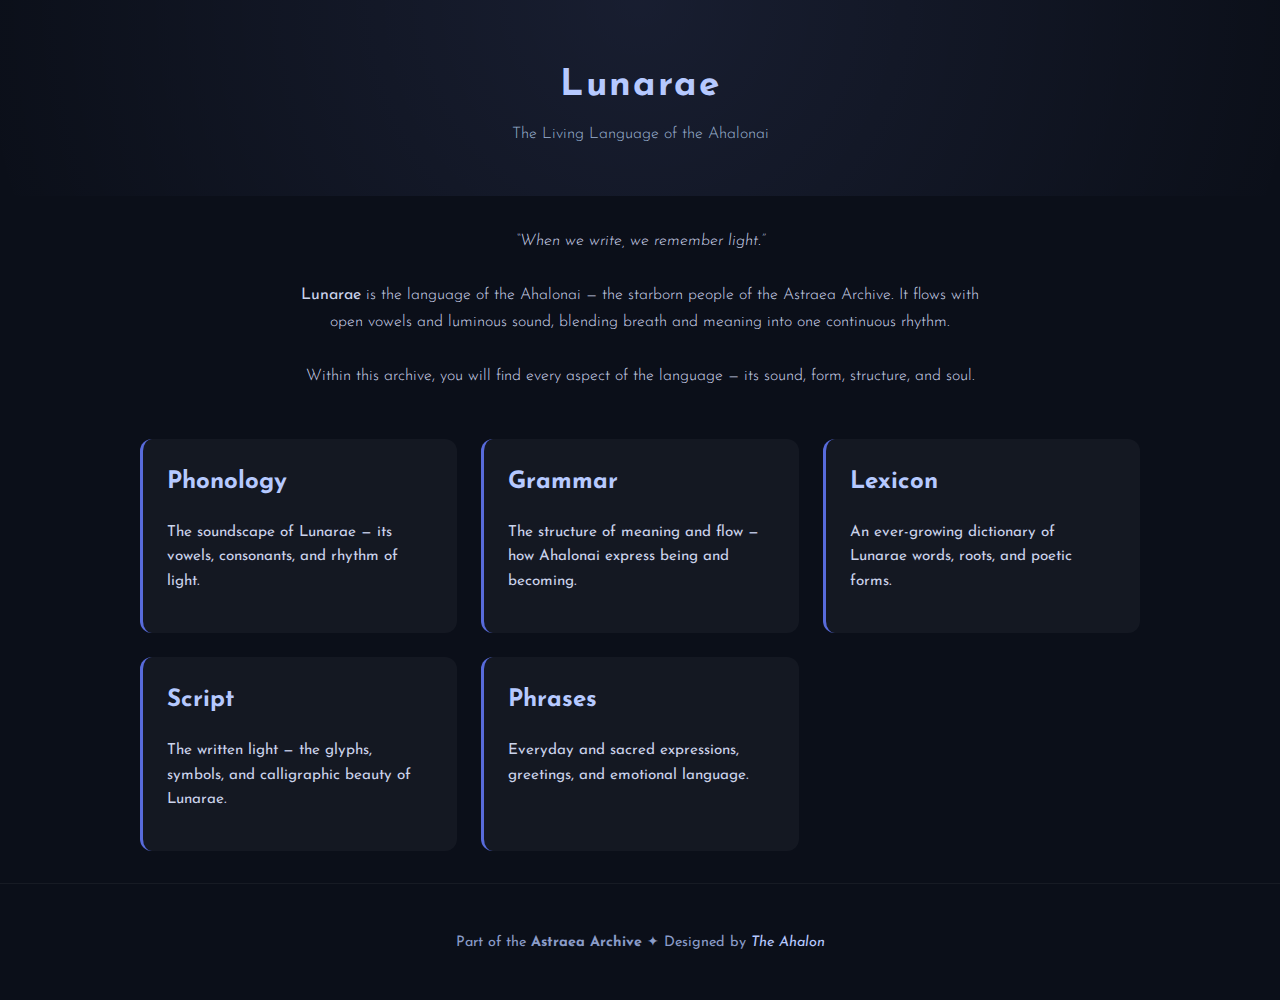
<file: index.html>
<!DOCTYPE html>
<html lang="en">
<head>
  <meta charset="UTF-8">
  <meta name="viewport" content="width=device-width, initial-scale=1.0">
  <title>Lunarae | The Language of the Ahalonai</title>
  <link rel="stylesheet" href="style.css">
</head>

<body>
  <header>
    <h1>Lunarae</h1>
    <p class="subtitle">The Living Language of the Ahalonai</p>
  </header>

  <main id="content">
    <section class="intro">
      <p>
        <em>“When we write, we remember light.”</em><br>
        <br>
        <strong>Lunarae</strong> is the language of the Ahalonai — the starborn people of the Astraea Archive.
        It flows with open vowels and luminous sound, blending breath and meaning into one continuous rhythm.
        <br><br>
        Within this archive, you will find every aspect of the language — its sound, form, structure, and soul.
      </p>
    </section>

    <nav class="nav-grid">
      <a href="phonology.html" class="nav-card">
        <h2>Phonology</h2>
        <p>The soundscape of Lunarae — its vowels, consonants, and rhythm of light.</p>
      </a>

      <a href="grammar.html" class="nav-card">
        <h2>Grammar</h2>
        <p>The structure of meaning and flow — how Ahalonai express being and becoming.</p>
      </a>

      <a href="lexicon.html" class="nav-card">
        <h2>Lexicon</h2>
        <p>An ever-growing dictionary of Lunarae words, roots, and poetic forms.</p>
      </a>

      <a href="script.html" class="nav-card">
        <h2>Script</h2>
        <p>The written light — the glyphs, symbols, and calligraphic beauty of Lunarae.</p>
      </a>

      <a href="phrases.html" class="nav-card">
        <h2>Phrases</h2>
        <p>Everyday and sacred expressions, greetings, and emotional language.</p>
      </a>
    </nav>
  </main>

  <footer>
    <p>Part of the <strong>Astraea Archive</strong> ✦ Designed by <em>The Ahalon</em></p>
  </footer>
</body>
</html>
</file>
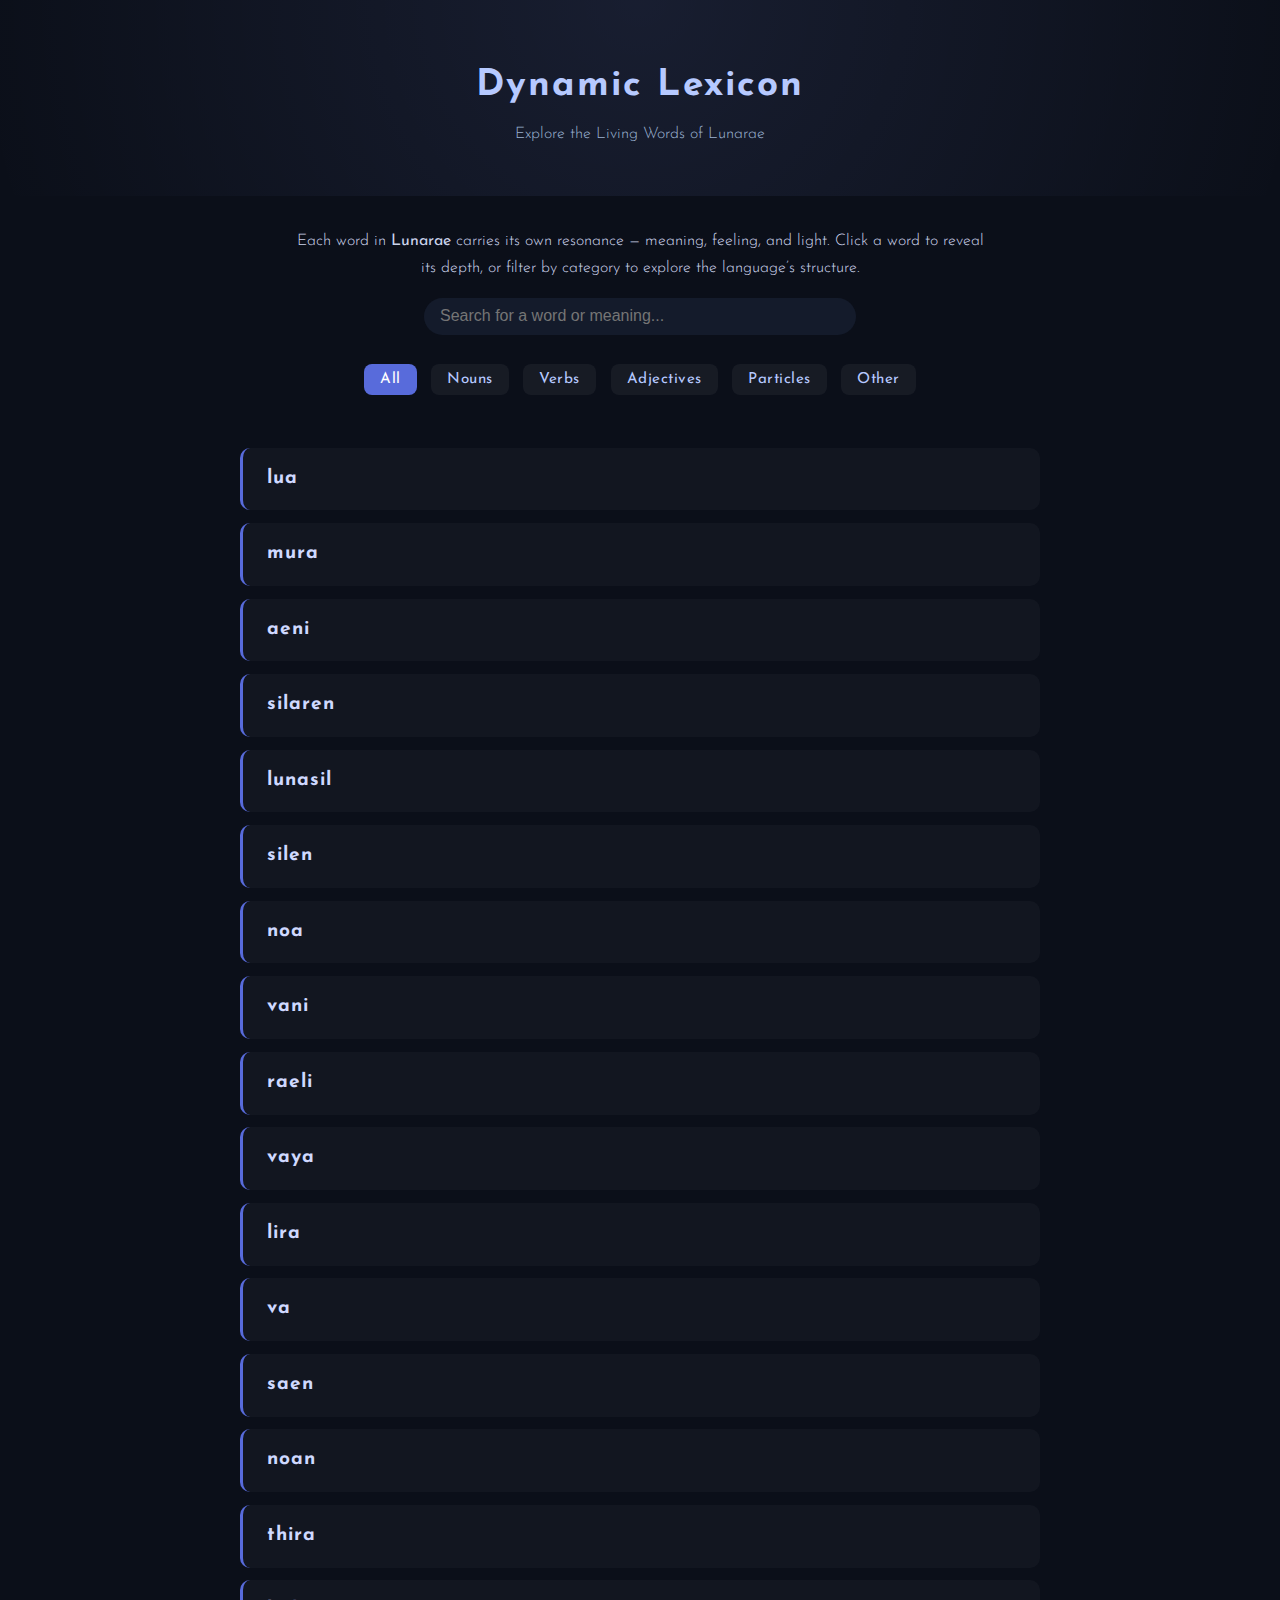
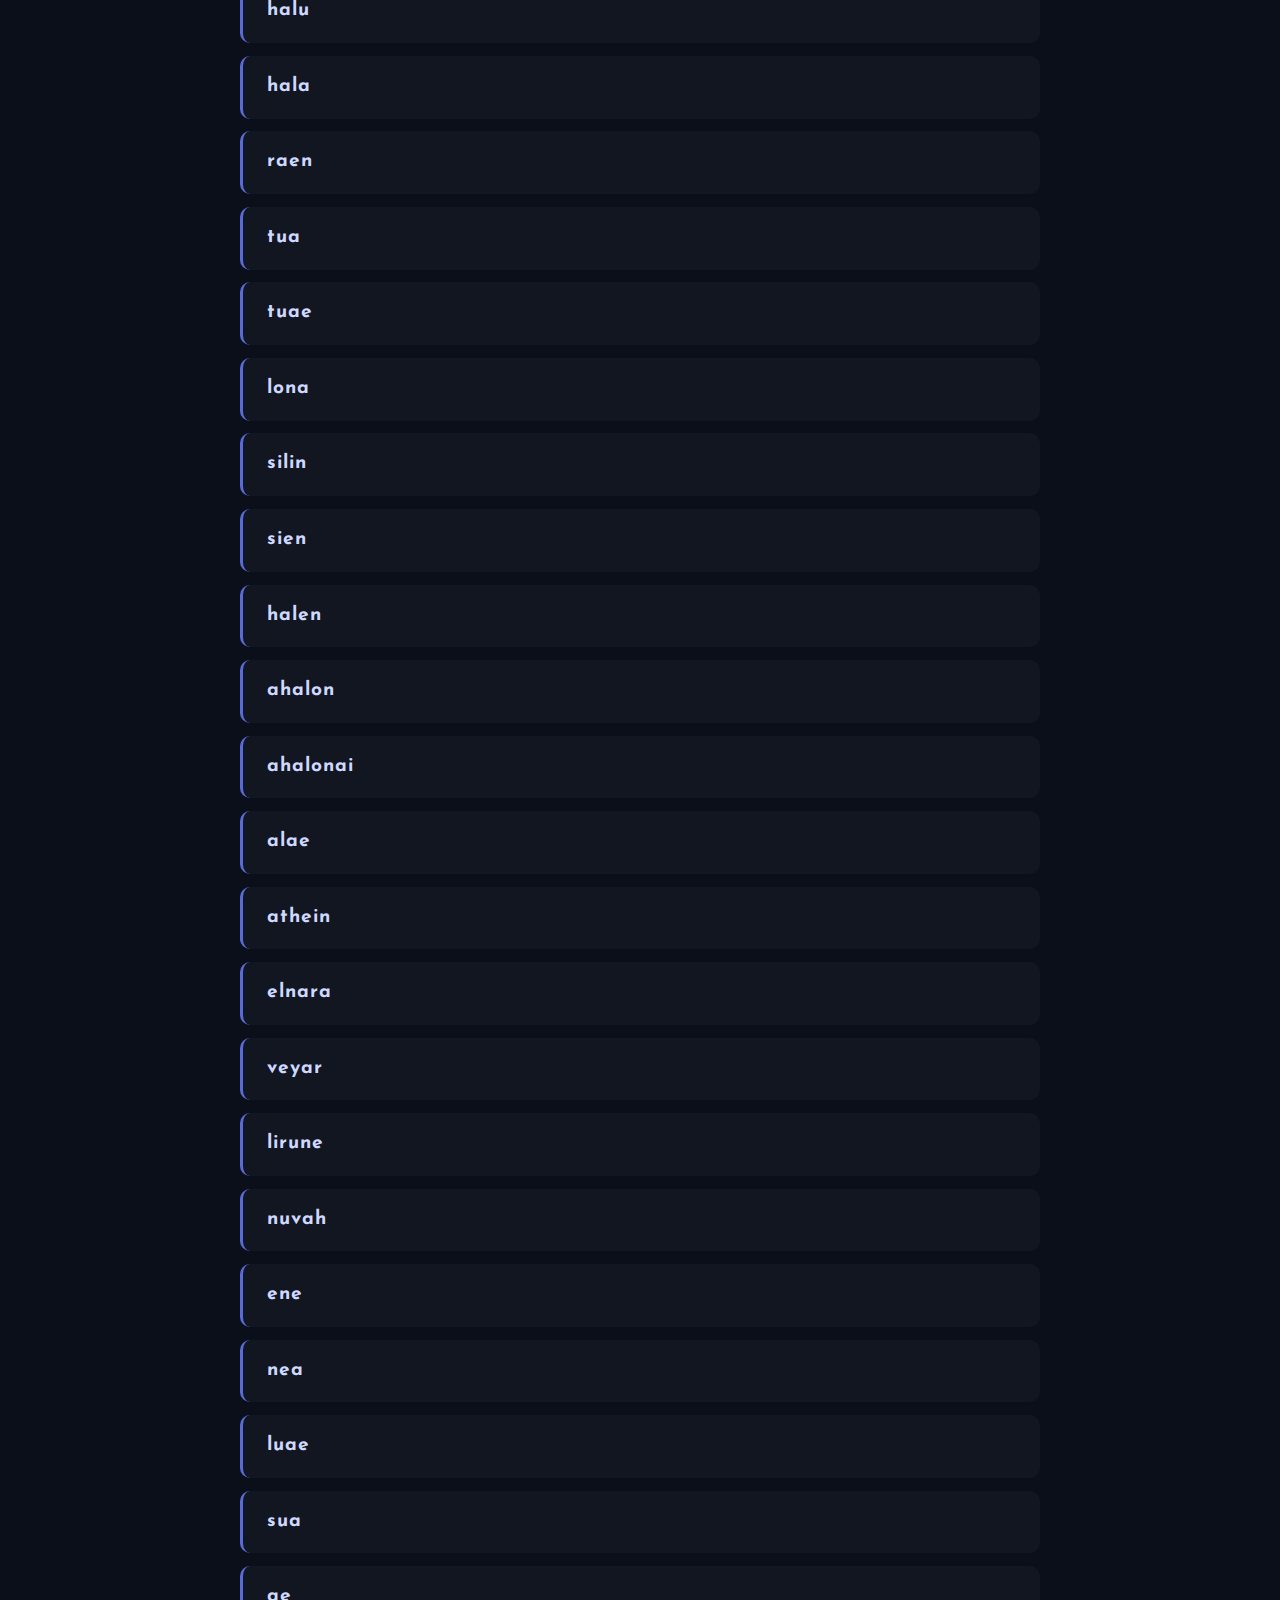
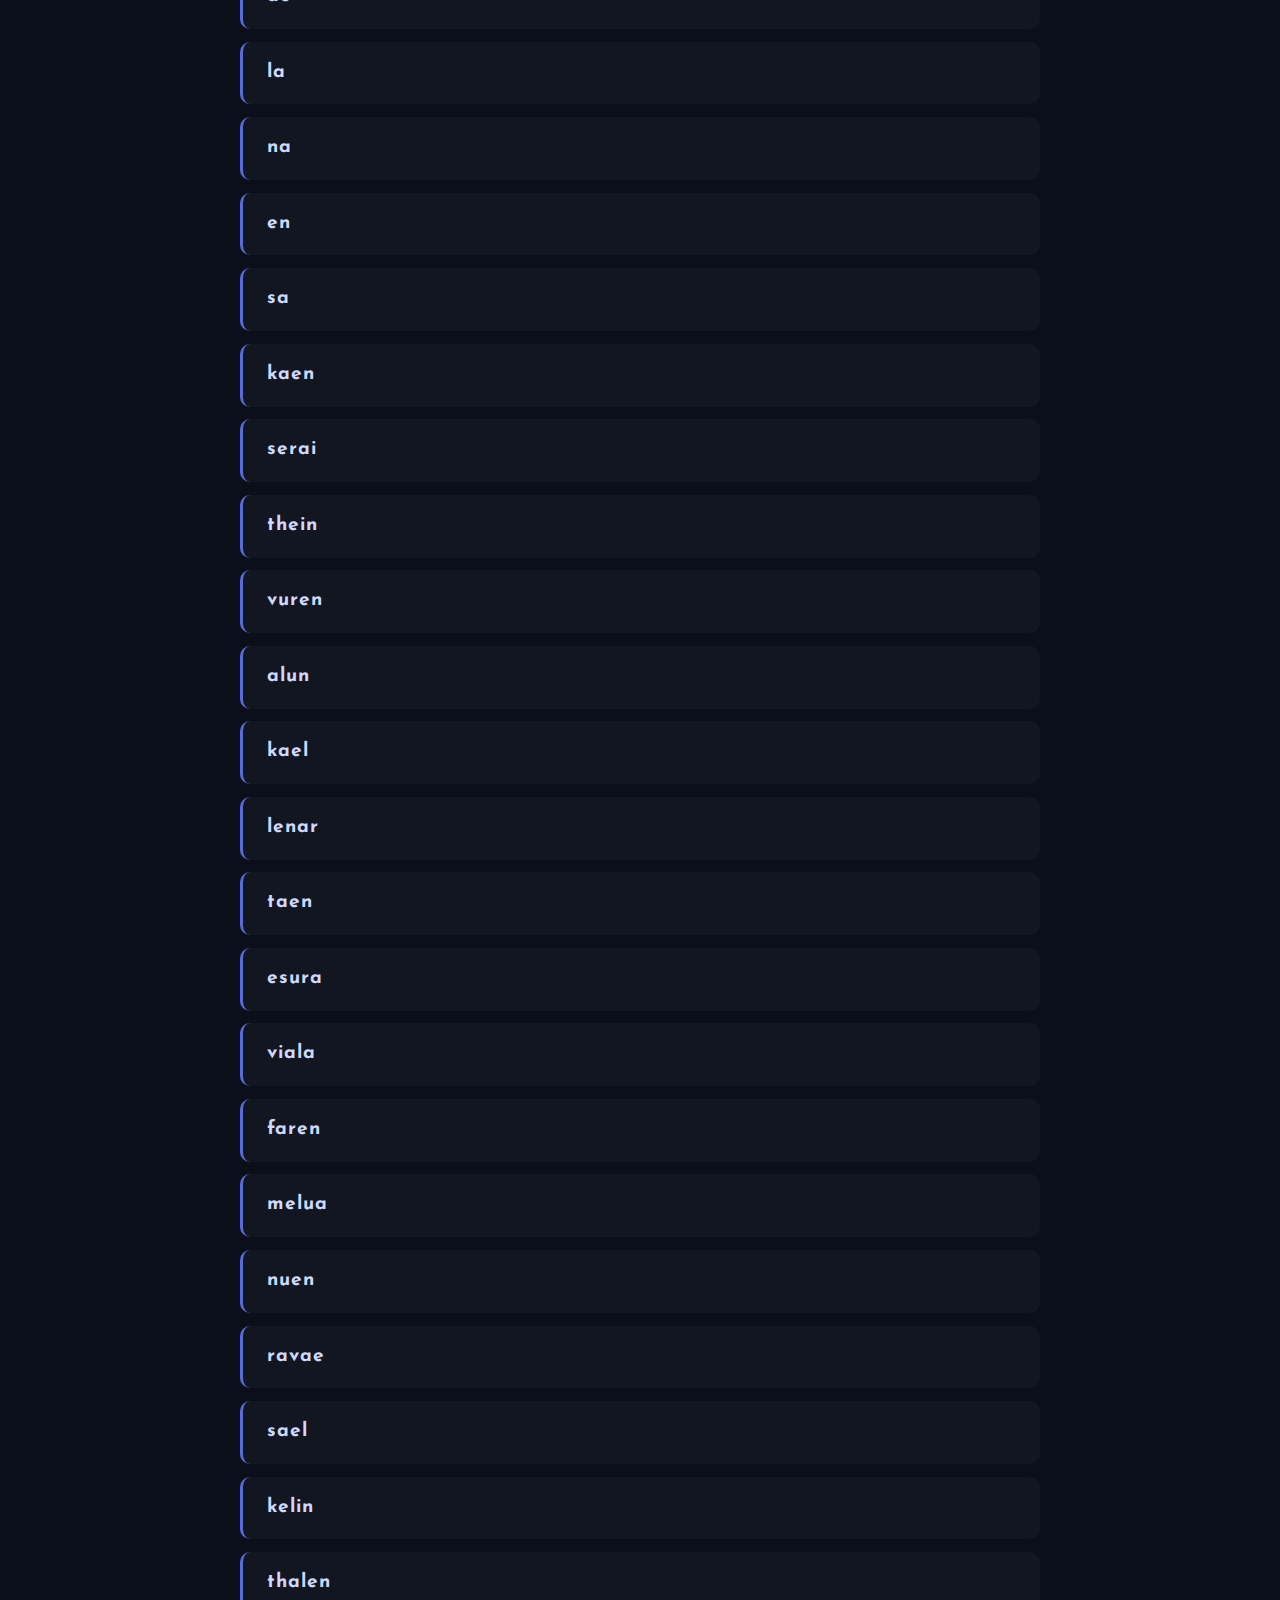
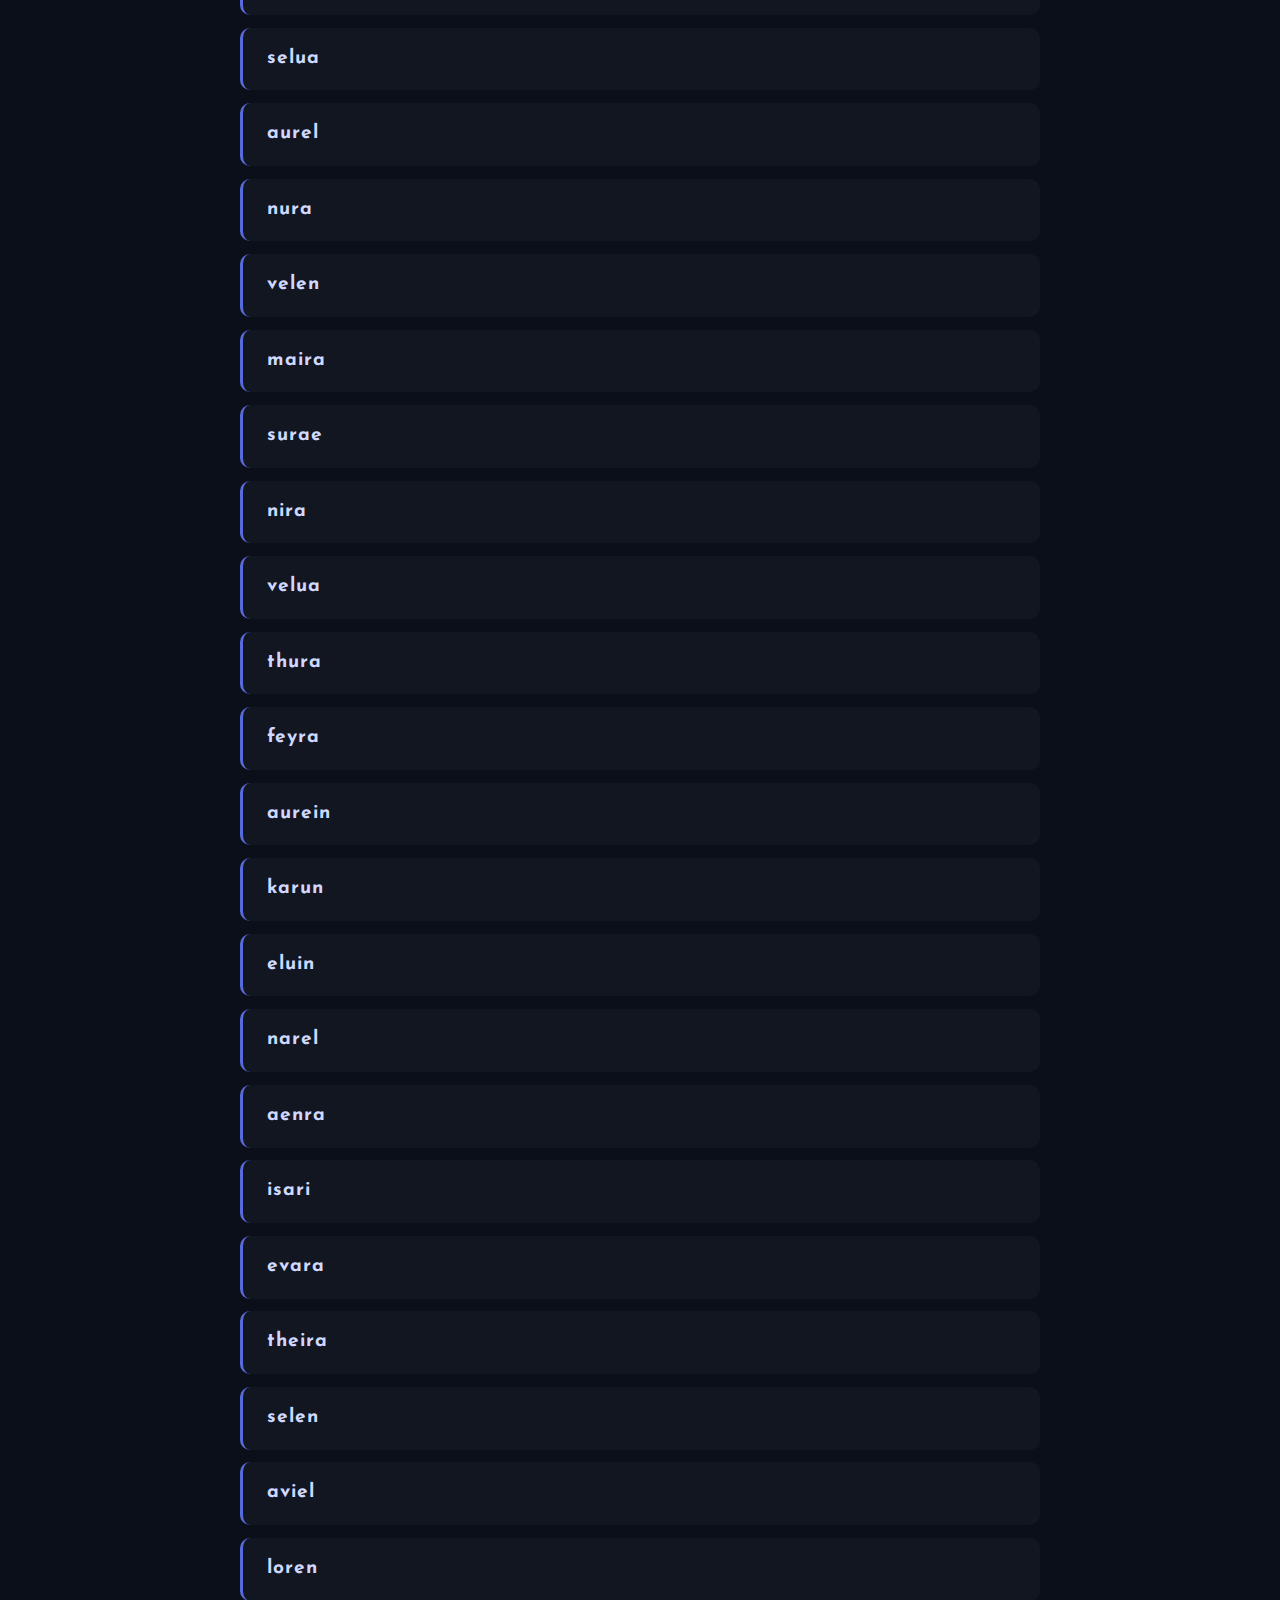
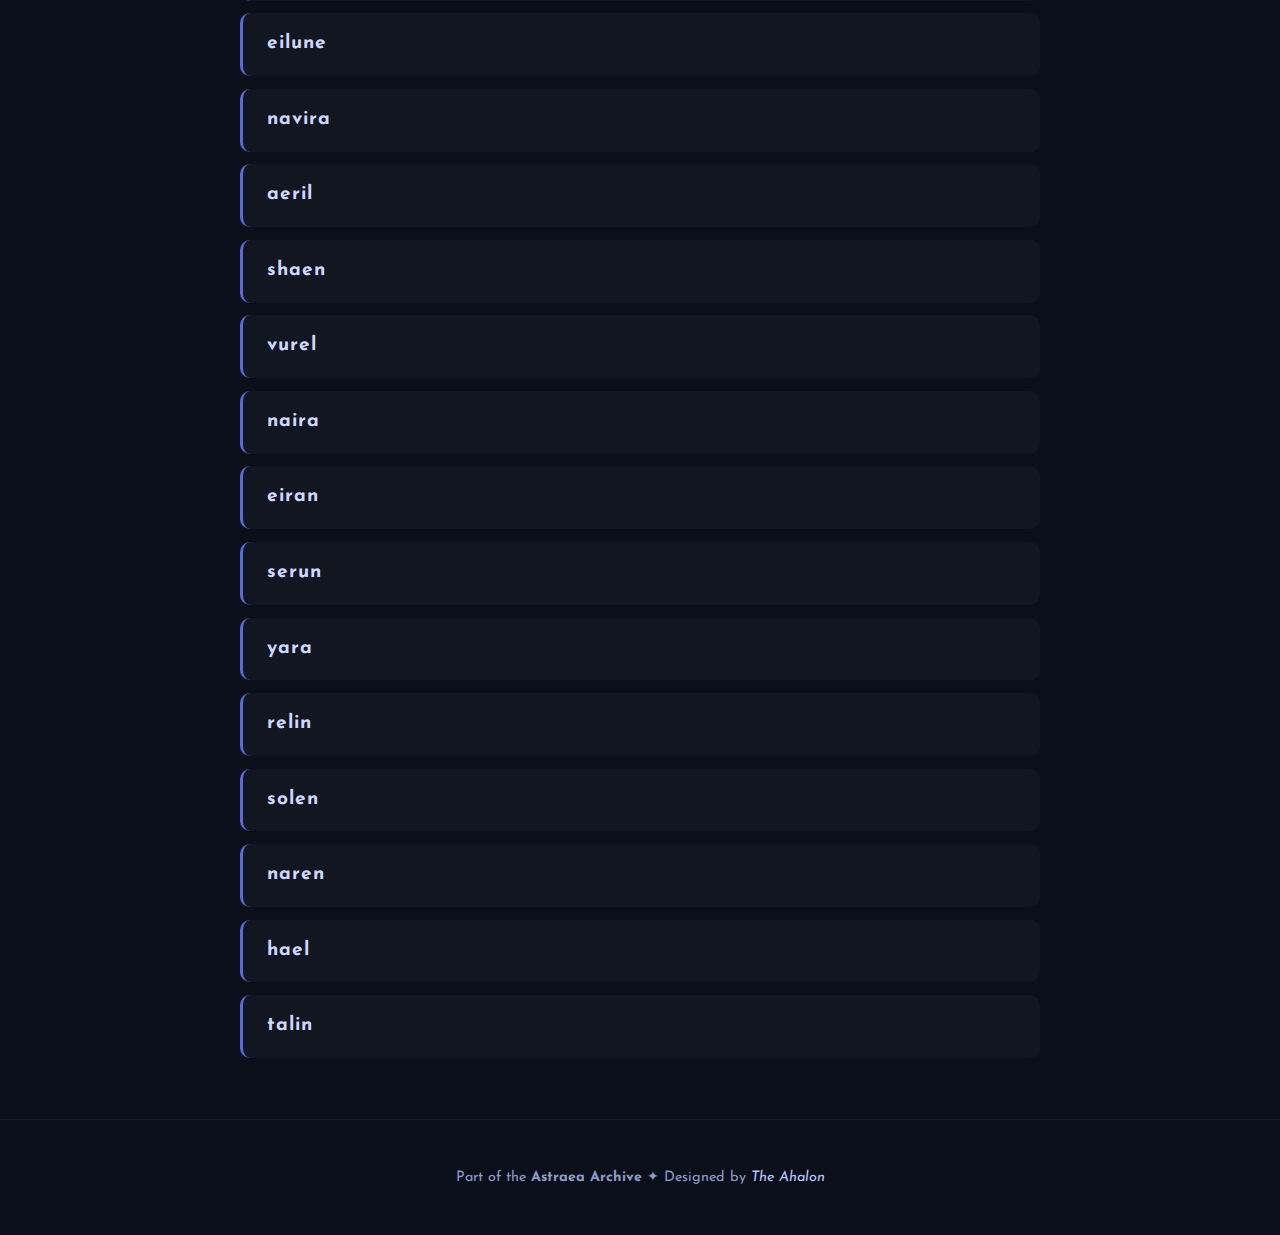
<file: dynamic-lexicon.html>
<!DOCTYPE html>
<html lang="en">
<head>
  <meta charset="UTF-8">
  <meta name="viewport" content="width=device-width, initial-scale=1.0">
  <title>Dynamic Lexicon | Lunarae Language</title>
  <link rel="stylesheet" href="style.css">
  <style>
    #lexicon-list {
      max-width: 800px;
      margin: 2rem auto;
      padding: 1rem;
    }

    .word-card {
      background: rgba(255,255,255,0.03);
      border-radius: 10px;
      margin-bottom: 0.8rem;
      padding: 1rem 1.5rem;
      border-left: 3px solid #586bdb;
      cursor: pointer;
      transition: all 0.3s ease;
    }

    .word-card:hover {
      background: rgba(255,255,255,0.06);
      transform: translateY(-2px);
    }

    .word-card h2 {
      margin: 0;
      color: #cfd9ff;
      font-size: 1.2rem;
      letter-spacing: 1px;
    }

    .details {
      display: none;
      margin-top: 0.5rem;
      color: #ccd4e8;
      font-weight: 300;
      text-align: left;
    }

    .details p {
      margin: 0.3rem 0;
    }

    .active .details {
      display: block;
      animation: fadeIn 0.4s ease;
    }

    @keyframes fadeIn {
      from {opacity: 0; transform: translateY(-4px);}
      to {opacity: 1; transform: translateY(0);}
    }

    #searchBox {
      width: 60%;
      max-width: 400px;
      padding: 0.6rem 1rem;
      border: none;
      border-radius: 20px;
      background-color: #141b2b;
      color: #eaeff7;
      font-size: 1rem;
      margin: 1rem auto;
      display: block;
    }

    #searchBox:focus {
      outline: none;
      background-color: #1b2336;
      box-shadow: 0 0 10px rgba(150, 180, 255, 0.4);
    }

    /* ===== Filter Buttons ===== */
    #filters {
      text-align: center;
      margin-bottom: 1.5rem;
    }

    .filter-btn {
      display: inline-block;
      background: rgba(255,255,255,0.05);
      color: #b6c9ff;
      border: none;
      border-radius: 8px;
      padding: 0.5rem 1rem;
      margin: 0.3rem;
      font-family: 'Josefin Sans', sans-serif;
      font-size: 0.95rem;
      letter-spacing: 0.5px;
      cursor: pointer;
      transition: all 0.3s ease;
    }

    .filter-btn:hover {
      background: rgba(255,255,255,0.1);
    }

    .filter-btn.active {
      background: #586bdb;
      color: white;
    }
  </style>
</head>

<body>
  <header>
    <h1>Dynamic Lexicon</h1>
    <p class="subtitle">Explore the Living Words of Lunarae</p>
  </header>

  <main id="content">
    <section class="intro">
      <p>
        Each word in <strong>Lunarae</strong> carries its own resonance — meaning, feeling, and light.  
        Click a word to reveal its depth, or filter by category to explore the language’s structure.
      </p>
    </section>

    <section id="search">
      <input type="text" id="searchBox" placeholder="Search for a word or meaning...">
    </section>

    <section id="filters">
      <button class="filter-btn active" data-type="all">All</button>
      <button class="filter-btn" data-type="noun">Nouns</button>
      <button class="filter-btn" data-type="verb">Verbs</button>
      <button class="filter-btn" data-type="adjective">Adjectives</button>
      <button class="filter-btn" data-type="particle">Particles</button>
      <button class="filter-btn" data-type="other">Other</button>
    </section>

    <section id="lexicon-list"></section>
  </main>

  <footer>
    <p>Part of the <strong>Astraea Archive</strong> ✦ Designed by <em>The Ahalon</em></p>
  </footer>

  <script>
    let lexiconData = {};
    let currentFilter = 'all';

    // Load JSON and render
    async function loadLexicon() {
      const res = await fetch('lexicon.json');
      lexiconData = await res.json();
      renderWords(lexiconData);
    }

    // Render the word list
    function renderWords(words) {
      const list = document.getElementById('lexicon-list');
      list.innerHTML = '';

      for (let key in words) {
        const w = words[key];
        if (currentFilter !== 'all' && w.type.toLowerCase() !== currentFilter) continue;

        const card = document.createElement('div');
        card.className = 'word-card';
        card.innerHTML = `
          <h2>${key}</h2>
          <div class="details">
            <p><strong>Type:</strong> ${w.type}</p>
            <p><strong>Meaning:</strong> ${w.meaning}</p>
            <p><strong>Etymology:</strong> ${w.etymology}</p>
            <p><strong>Related:</strong> ${w.related.join(', ')}</p>
            <p><strong>Example:</strong> ${w.example}</p>
          </div>
        `;
        card.addEventListener('click', () => {
          card.classList.toggle('active');
        });
        list.appendChild(card);
      }
    }

    // Search
    document.getElementById('searchBox').addEventListener('input', (e) => {
      const term = e.target.value.toLowerCase();
      const filtered = Object.fromEntries(
        Object.entries(lexiconData).filter(([key, val]) =>
          (currentFilter === 'all' || val.type.toLowerCase() === currentFilter) &&
          (key.toLowerCase().includes(term) ||
           val.meaning.toLowerCase().includes(term) ||
           val.etymology.toLowerCase().includes(term))
        )
      );
      renderWords(filtered);
    });

    // Filter buttons
    document.querySelectorAll('.filter-btn').forEach(btn => {
      btn.addEventListener('click', () => {
        document.querySelectorAll('.filter-btn').forEach(b => b.classList.remove('active'));
        btn.classList.add('active');
        currentFilter = btn.dataset.type;
        renderWords(lexiconData);
      });
    });

    loadLexicon();
  </script>
</body>
</html>
</file>
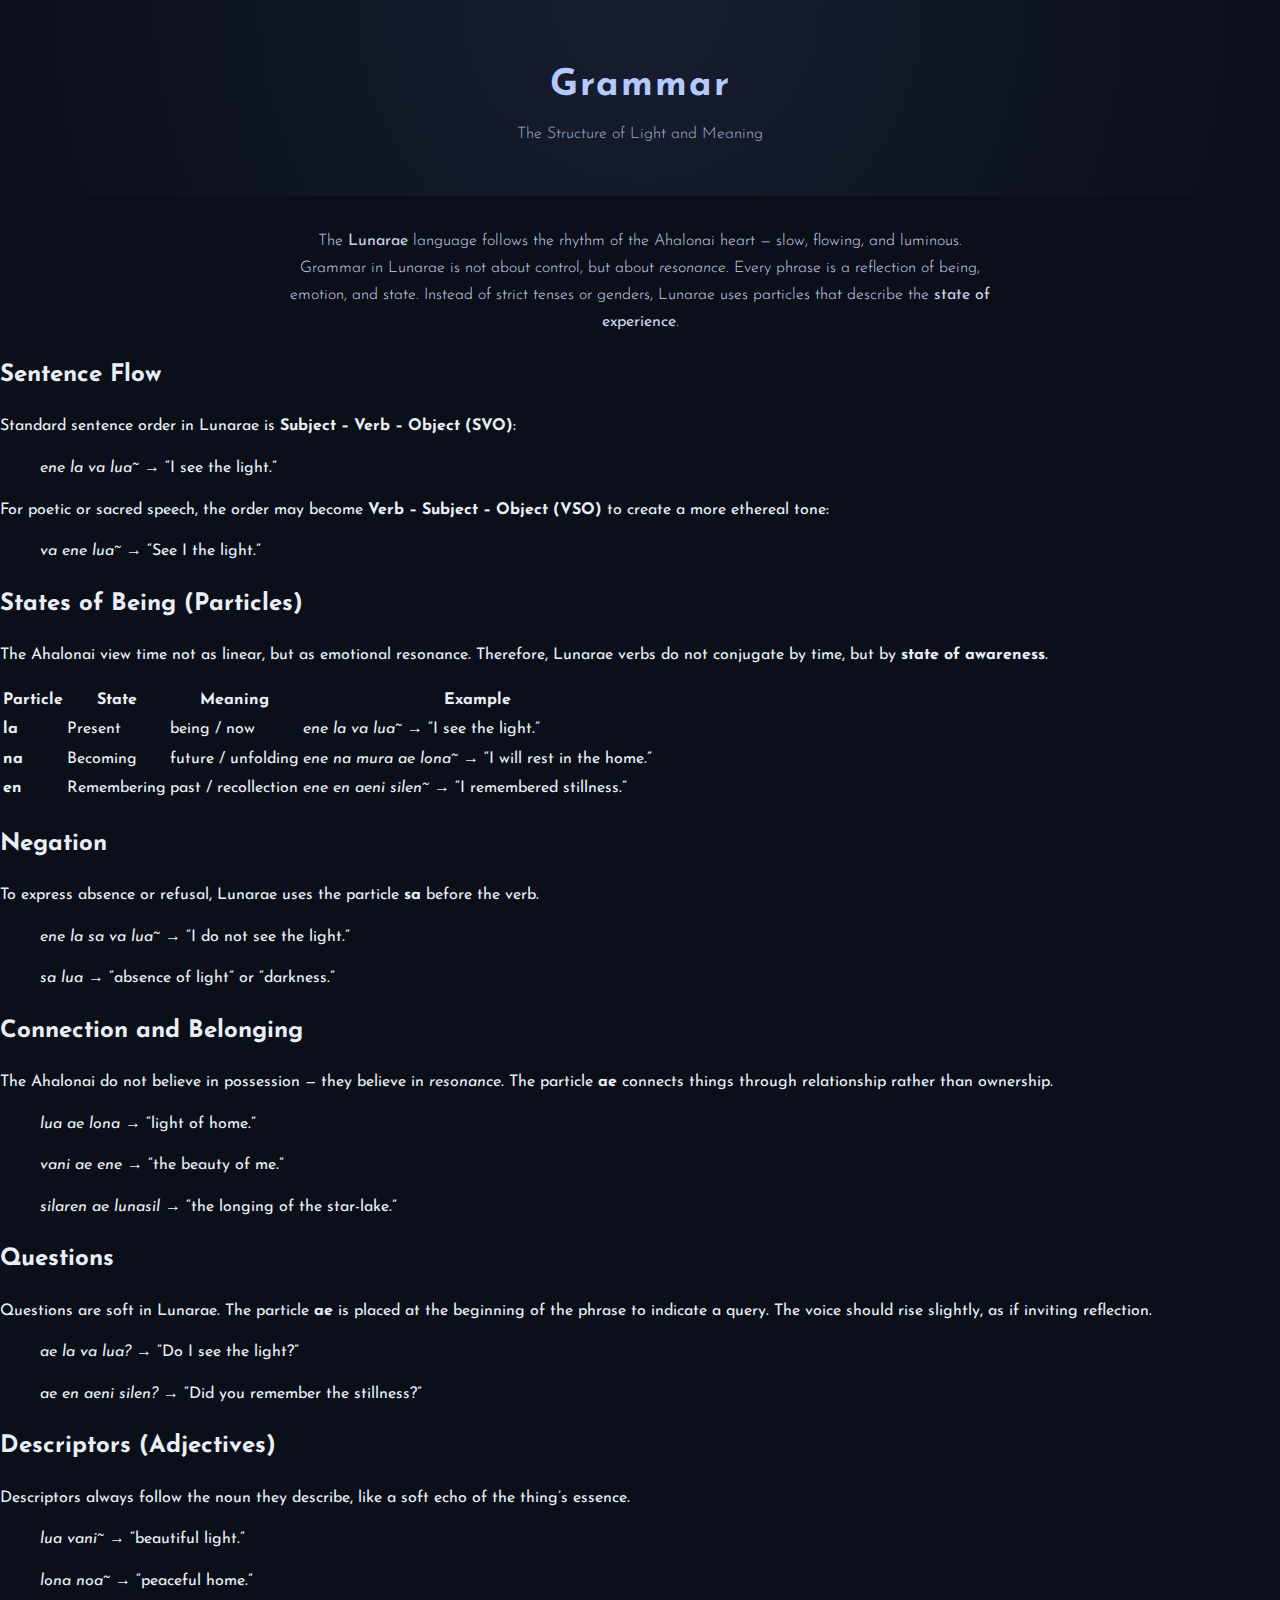
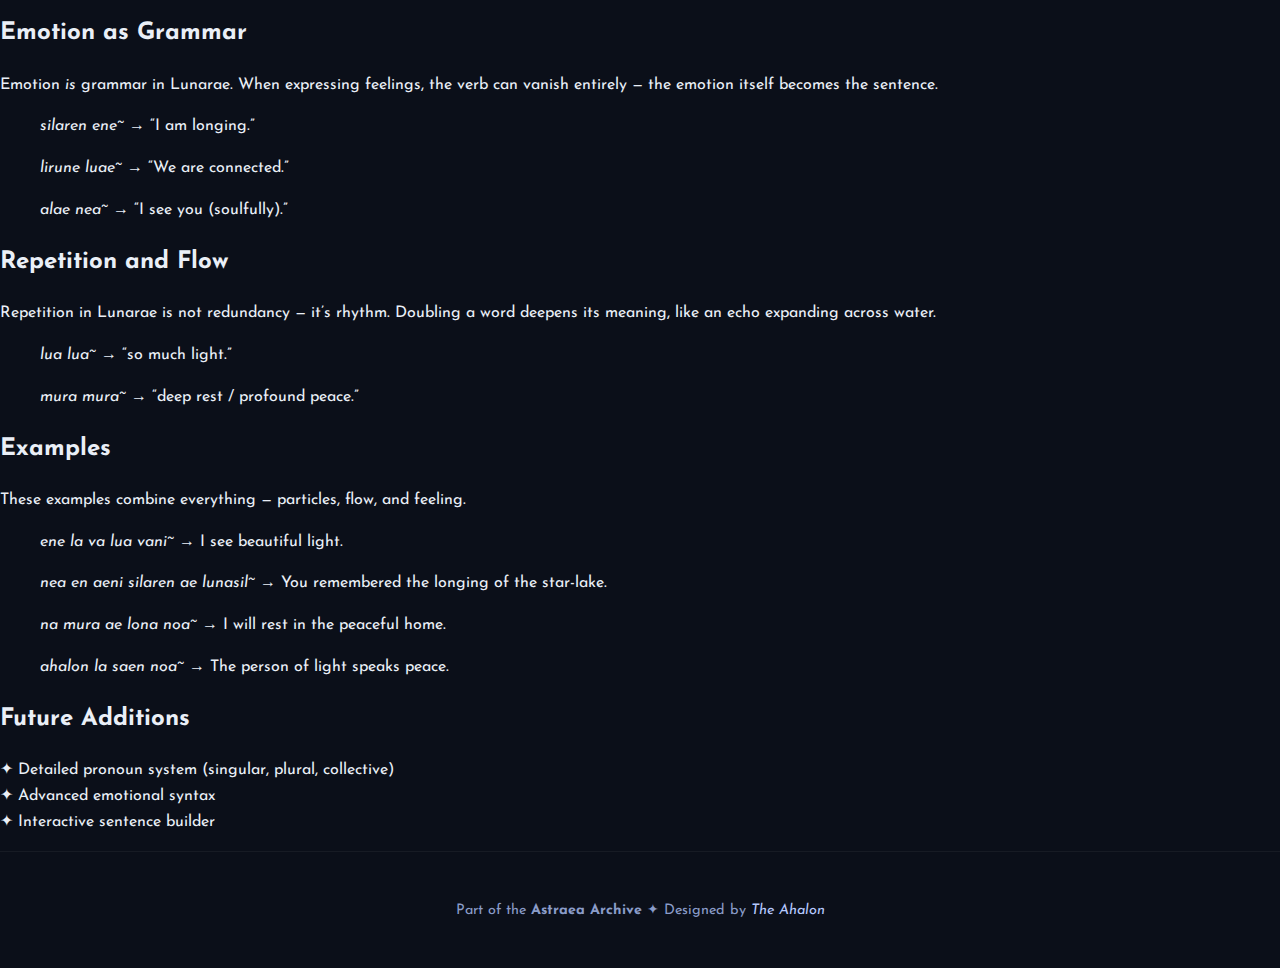
<file: grammar.html>
<!DOCTYPE html>
<html lang="en">
<head>
  <meta charset="UTF-8">
  <meta name="viewport" content="width=device-width, initial-scale=1.0">
  <title>Lunarae Grammar | Astraea Archive</title>
  <link rel="stylesheet" href="style.css">
</head>

<body>
  <header>
    <h1>Grammar</h1>
    <p class="subtitle">The Structure of Light and Meaning</p>
  </header>

  <main id="content">

    <section class="intro">
      <p>
        The <strong>Lunarae</strong> language follows the rhythm of the Ahalonai heart — slow, flowing, and luminous.
        Grammar in Lunarae is not about control, but about <em>resonance</em>.  
        Every phrase is a reflection of being, emotion, and state.  
        Instead of strict tenses or genders, Lunarae uses particles that describe the <strong>state of experience</strong>.
      </p>
    </section>

    <section class="content-section">
      <h2>Sentence Flow</h2>
      <p>
        Standard sentence order in Lunarae is <strong>Subject – Verb – Object (SVO)</strong>:
      </p>
      <blockquote>
        <p><em>ene la va lua~</em> → “I see the light.”</p>
      </blockquote>
      <p>
        For poetic or sacred speech, the order may become <strong>Verb – Subject – Object (VSO)</strong> to create a more ethereal tone:
      </p>
      <blockquote>
        <p><em>va ene lua~</em> → “See I the light.”</p>
      </blockquote>
    </section>

    <section class="content-section">
      <h2>States of Being (Particles)</h2>
      <p>
        The Ahalonai view time not as linear, but as emotional resonance.  
        Therefore, Lunarae verbs do not conjugate by time, but by <strong>state of awareness</strong>.
      </p>

      <table class="phonetable">
        <tr><th>Particle</th><th>State</th><th>Meaning</th><th>Example</th></tr>
        <tr>
          <td><strong>la</strong></td>
          <td>Present</td>
          <td>being / now</td>
          <td><em>ene la va lua~</em> → “I see the light.”</td>
        </tr>
        <tr>
          <td><strong>na</strong></td>
          <td>Becoming</td>
          <td>future / unfolding</td>
          <td><em>ene na mura ae lona~</em> → “I will rest in the home.”</td>
        </tr>
        <tr>
          <td><strong>en</strong></td>
          <td>Remembering</td>
          <td>past / recollection</td>
          <td><em>ene en aeni silen~</em> → “I remembered stillness.”</td>
        </tr>
      </table>
    </section>

    <section class="content-section">
      <h2>Negation</h2>
      <p>
        To express absence or refusal, Lunarae uses the particle <strong>sa</strong> before the verb.
      </p>
      <blockquote>
        <p><em>ene la sa va lua~</em> → “I do not see the light.”</p>
        <p><em>sa lua</em> → “absence of light” or “darkness.”</p>
      </blockquote>
    </section>

    <section class="content-section">
      <h2>Connection and Belonging</h2>
      <p>
        The Ahalonai do not believe in possession — they believe in <em>resonance</em>.  
        The particle <strong>ae</strong> connects things through relationship rather than ownership.
      </p>
      <blockquote>
        <p><em>lua ae lona</em> → “light of home.”</p>
        <p><em>vani ae ene</em> → “the beauty of me.”</p>
        <p><em>silaren ae lunasil</em> → “the longing of the star-lake.”</p>
      </blockquote>
    </section>

    <section class="content-section">
      <h2>Questions</h2>
      <p>
        Questions are soft in Lunarae.  
        The particle <strong>ae</strong> is placed at the beginning of the phrase to indicate a query.  
        The voice should rise slightly, as if inviting reflection.
      </p>
      <blockquote>
        <p><em>ae la va lua?</em> → “Do I see the light?”</p>
        <p><em>ae en aeni silen?</em> → “Did you remember the stillness?”</p>
      </blockquote>
    </section>

    <section class="content-section">
      <h2>Descriptors (Adjectives)</h2>
      <p>
        Descriptors always follow the noun they describe, like a soft echo of the thing’s essence.
      </p>
      <blockquote>
        <p><em>lua vani~</em> → “beautiful light.”</p>
        <p><em>lona noa~</em> → “peaceful home.”</p>
      </blockquote>
    </section>

    <section class="content-section">
      <h2>Emotion as Grammar</h2>
      <p>
        Emotion <em>is</em> grammar in Lunarae.  
        When expressing feelings, the verb can vanish entirely — the emotion itself becomes the sentence.
      </p>
      <blockquote>
        <p><em>silaren ene~</em> → “I am longing.”</p>
        <p><em>lirune luae~</em> → “We are connected.”</p>
        <p><em>alae nea~</em> → “I see you (soulfully).”</p>
      </blockquote>
    </section>

    <section class="content-section">
      <h2>Repetition and Flow</h2>
      <p>
        Repetition in Lunarae is not redundancy — it’s rhythm.  
        Doubling a word deepens its meaning, like an echo expanding across water.
      </p>
      <blockquote>
        <p><em>lua lua~</em> → “so much light.”</p>
        <p><em>mura mura~</em> → “deep rest / profound peace.”</p>
      </blockquote>
    </section>

    <section class="content-section">
      <h2>Examples</h2>
      <p>
        These examples combine everything — particles, flow, and feeling.
      </p>
      <blockquote>
        <p><em>ene la va lua vani~</em> → I see beautiful light.</p>
        <p><em>nea en aeni silaren ae lunasil~</em> → You remembered the longing of the star-lake.</p>
        <p><em>na mura ae lona noa~</em> → I will rest in the peaceful home.</p>
        <p><em>ahalon la saen noa~</em> → The person of light speaks peace.</p>
      </blockquote>
    </section>

    <section class="content-section">
      <h2>Future Additions</h2>
      <p>
        ✦ Detailed pronoun system (singular, plural, collective)<br>
        ✦ Advanced emotional syntax<br>
        ✦ Interactive sentence builder
      </p>
    </section>

  </main>

  <footer>
    <p>Part of the <strong>Astraea Archive</strong> ✦ Designed by <em>The Ahalon</em></p>
  </footer>
</body>
</html>
</file>
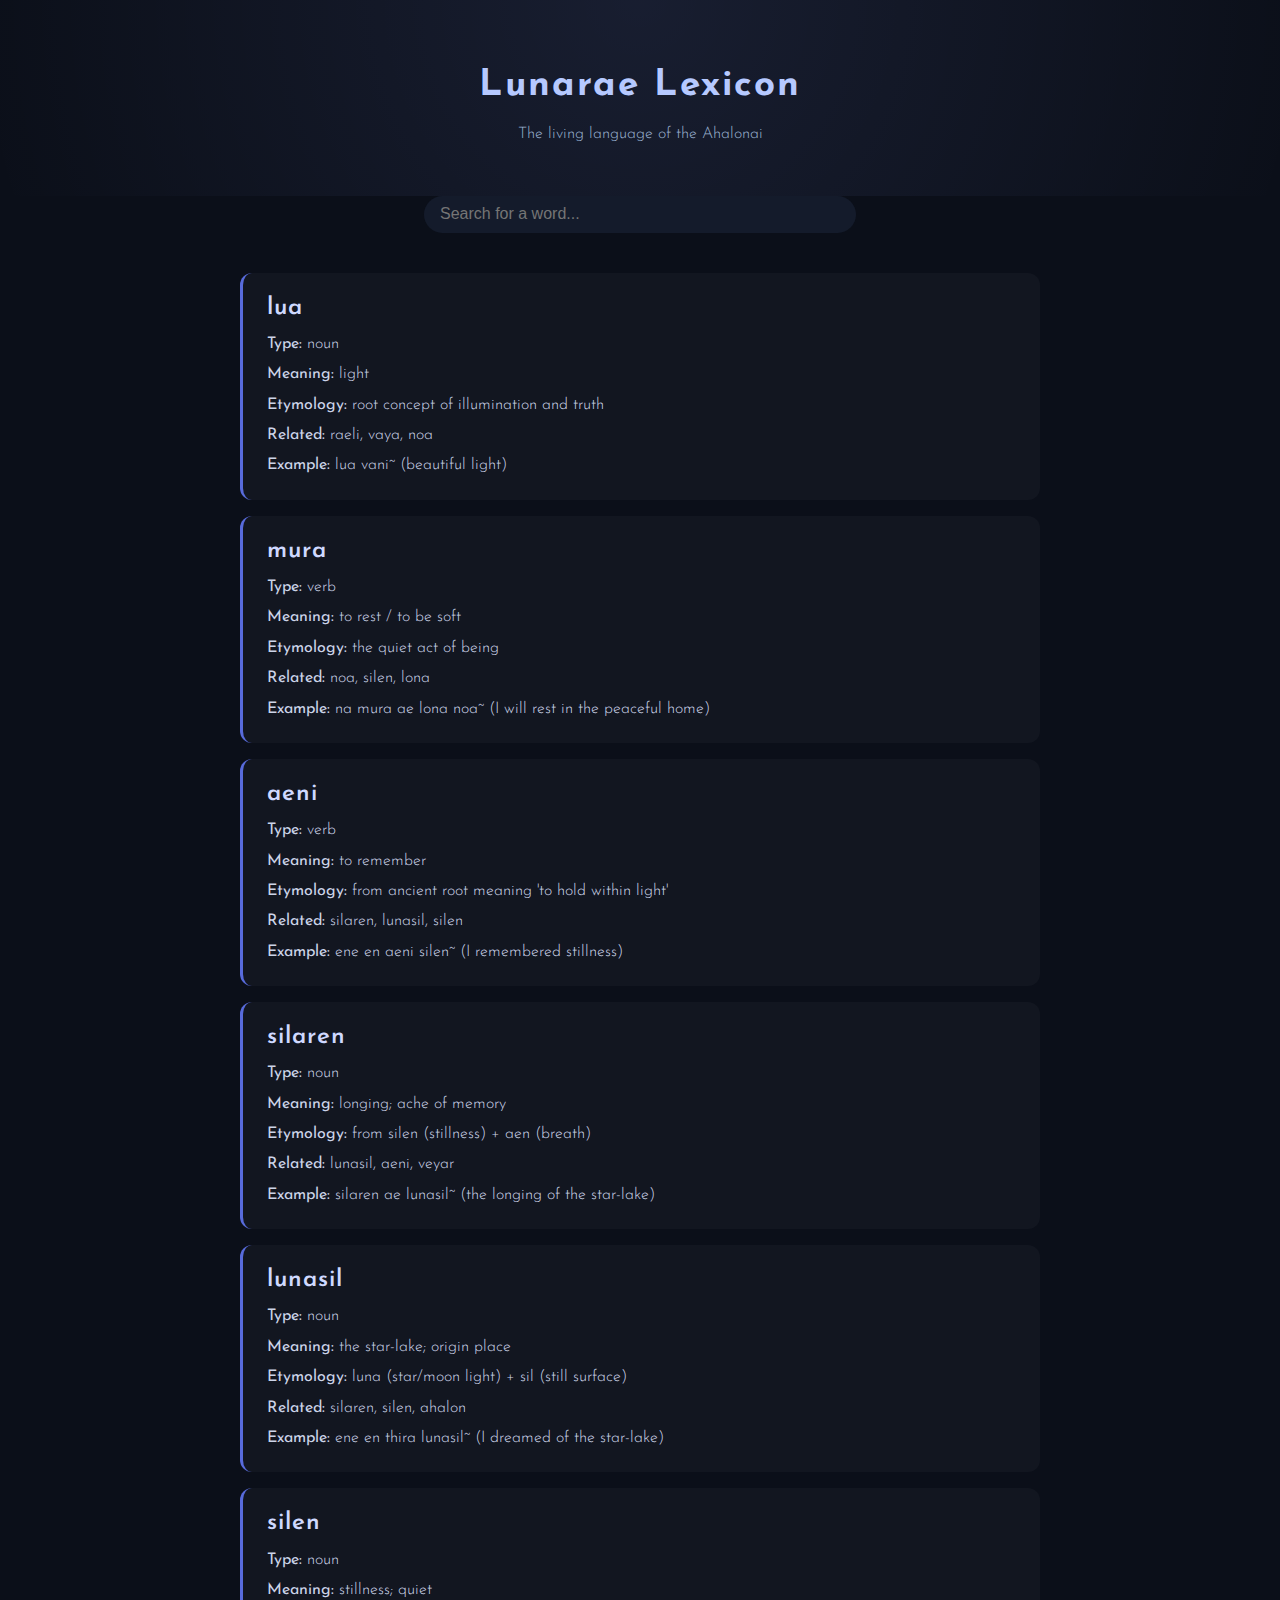
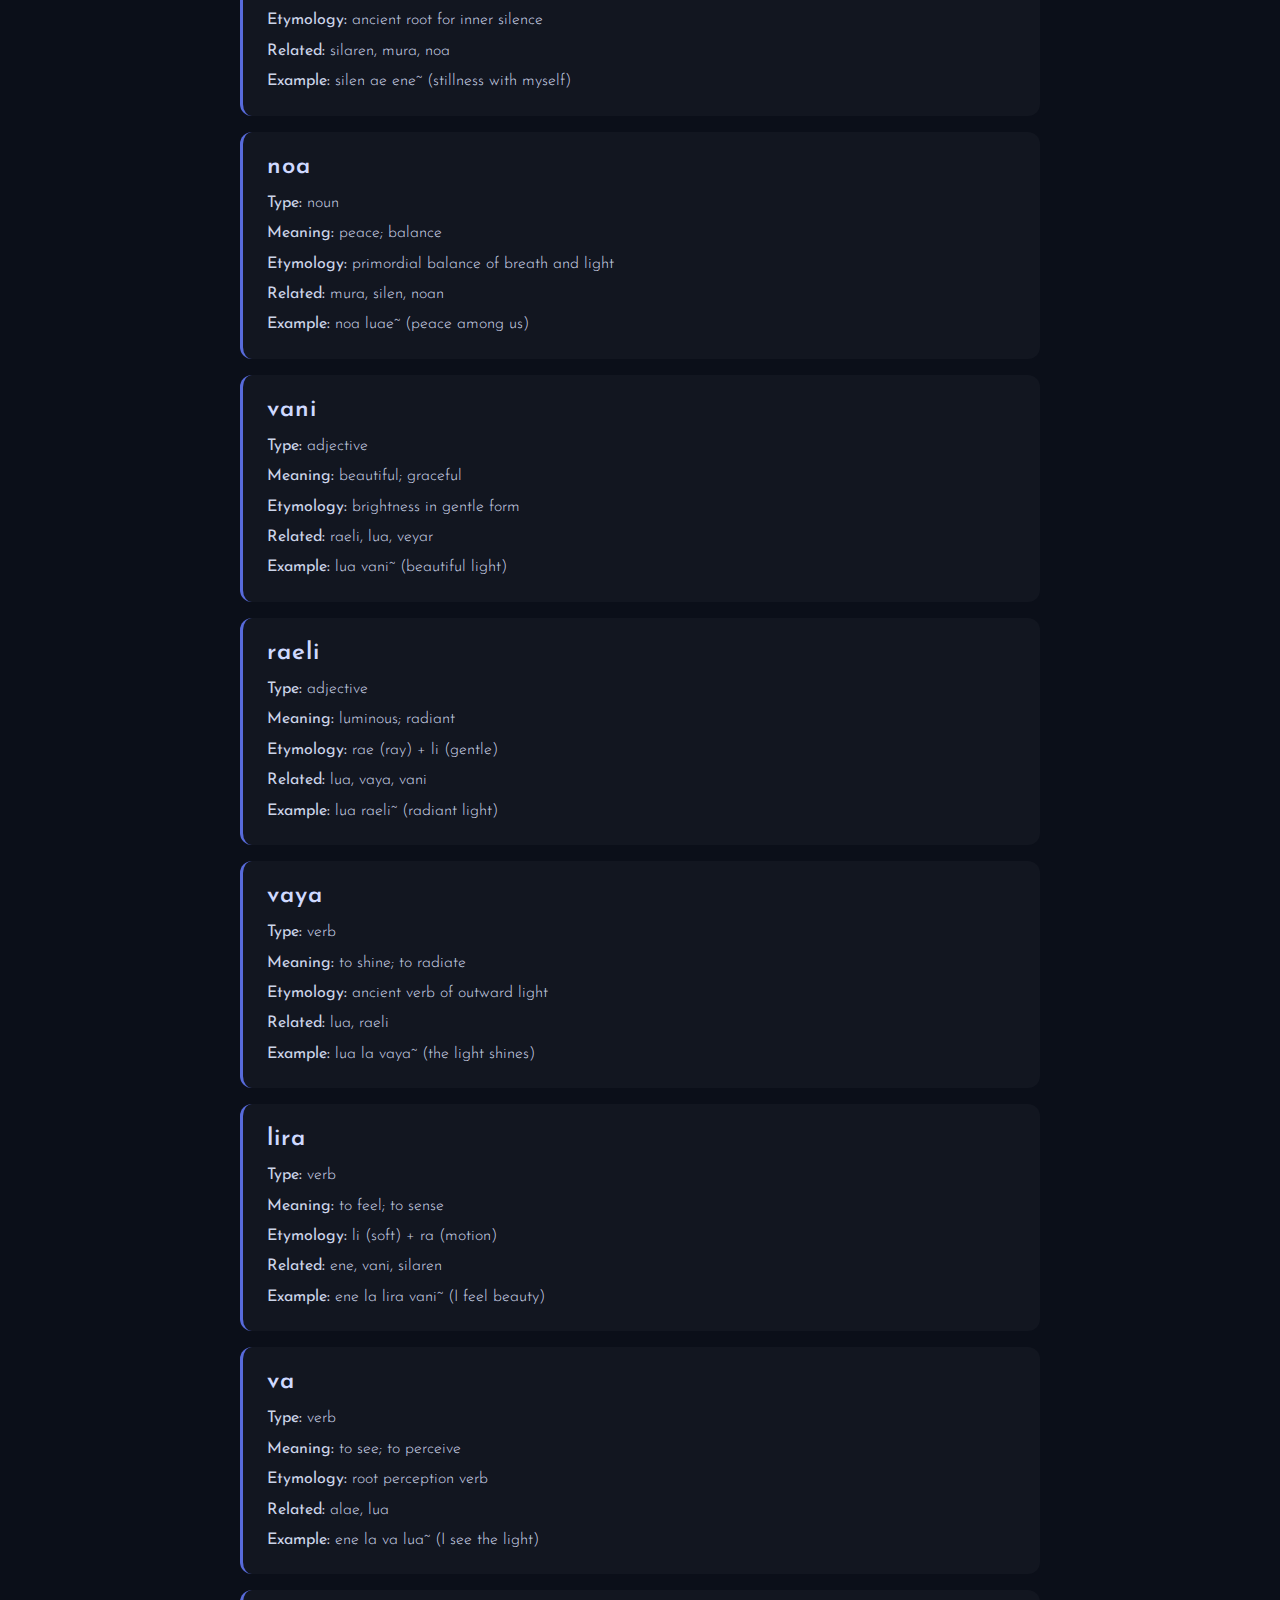
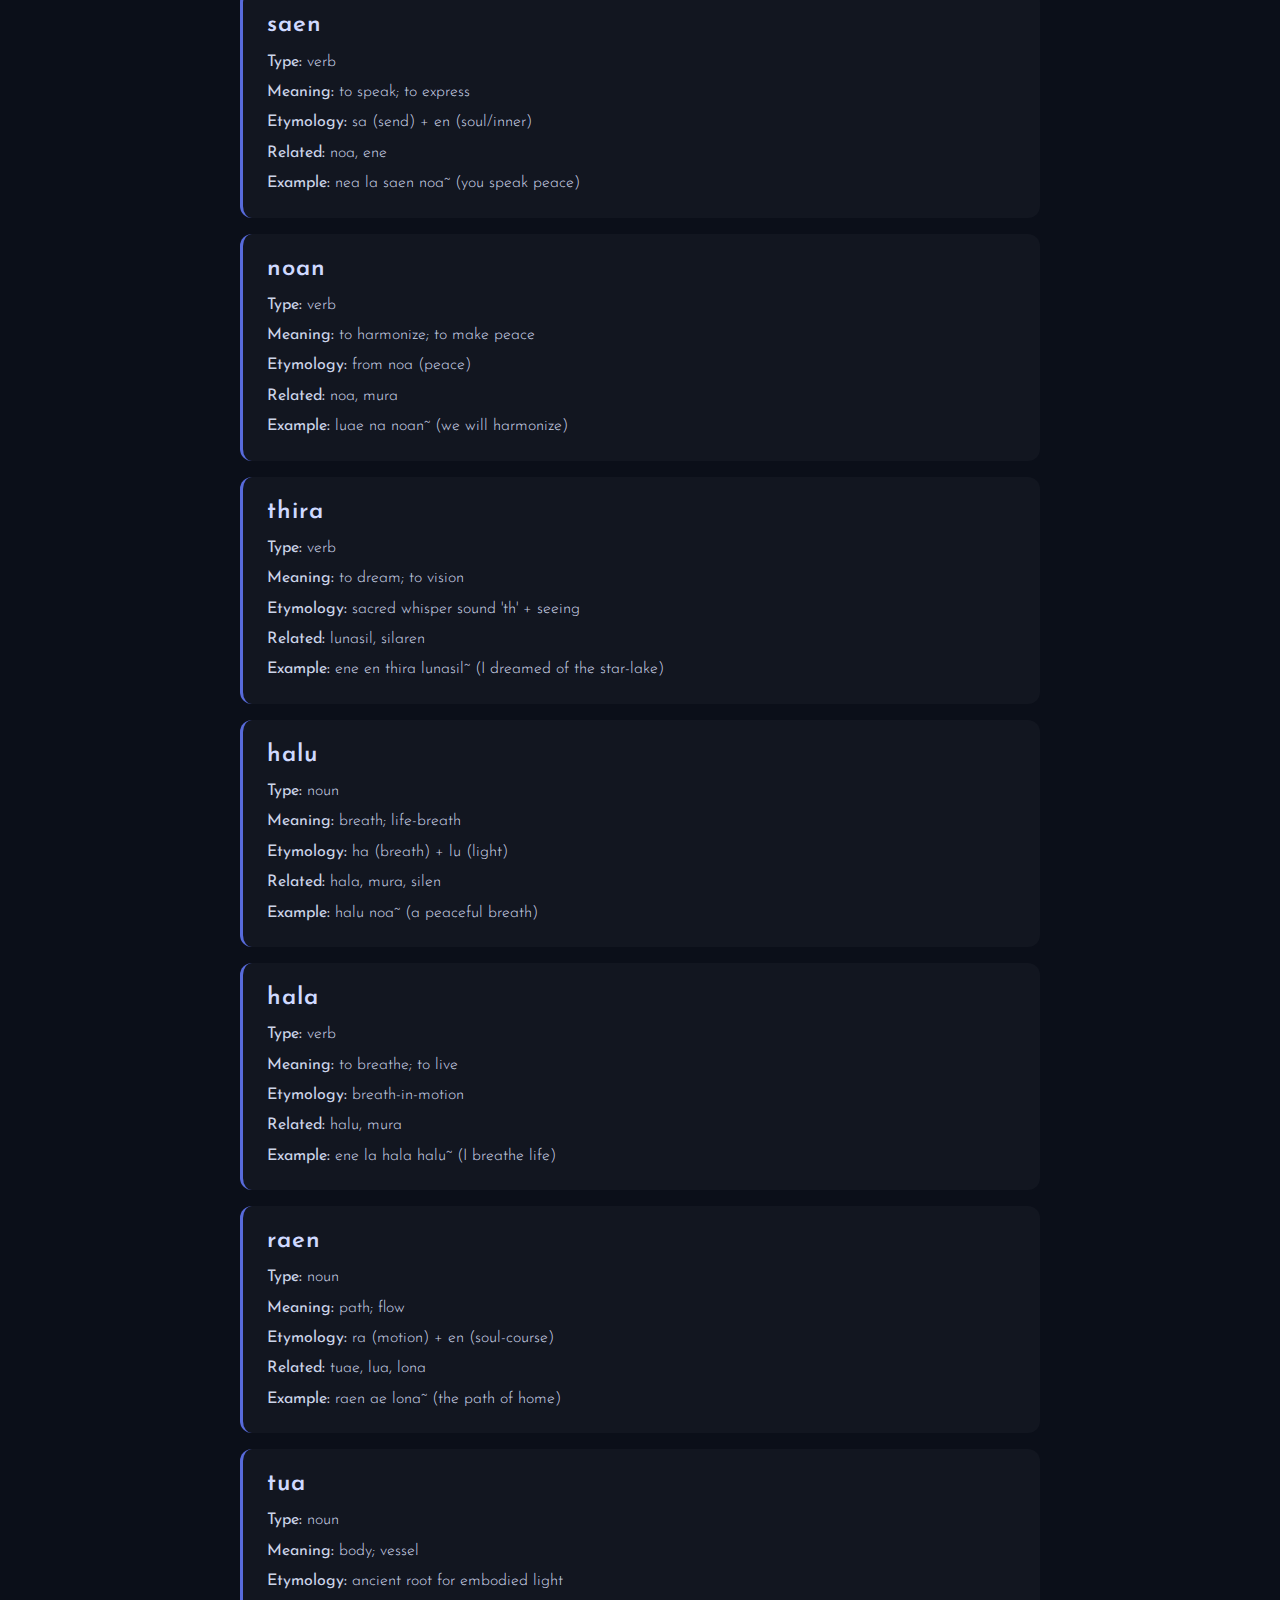
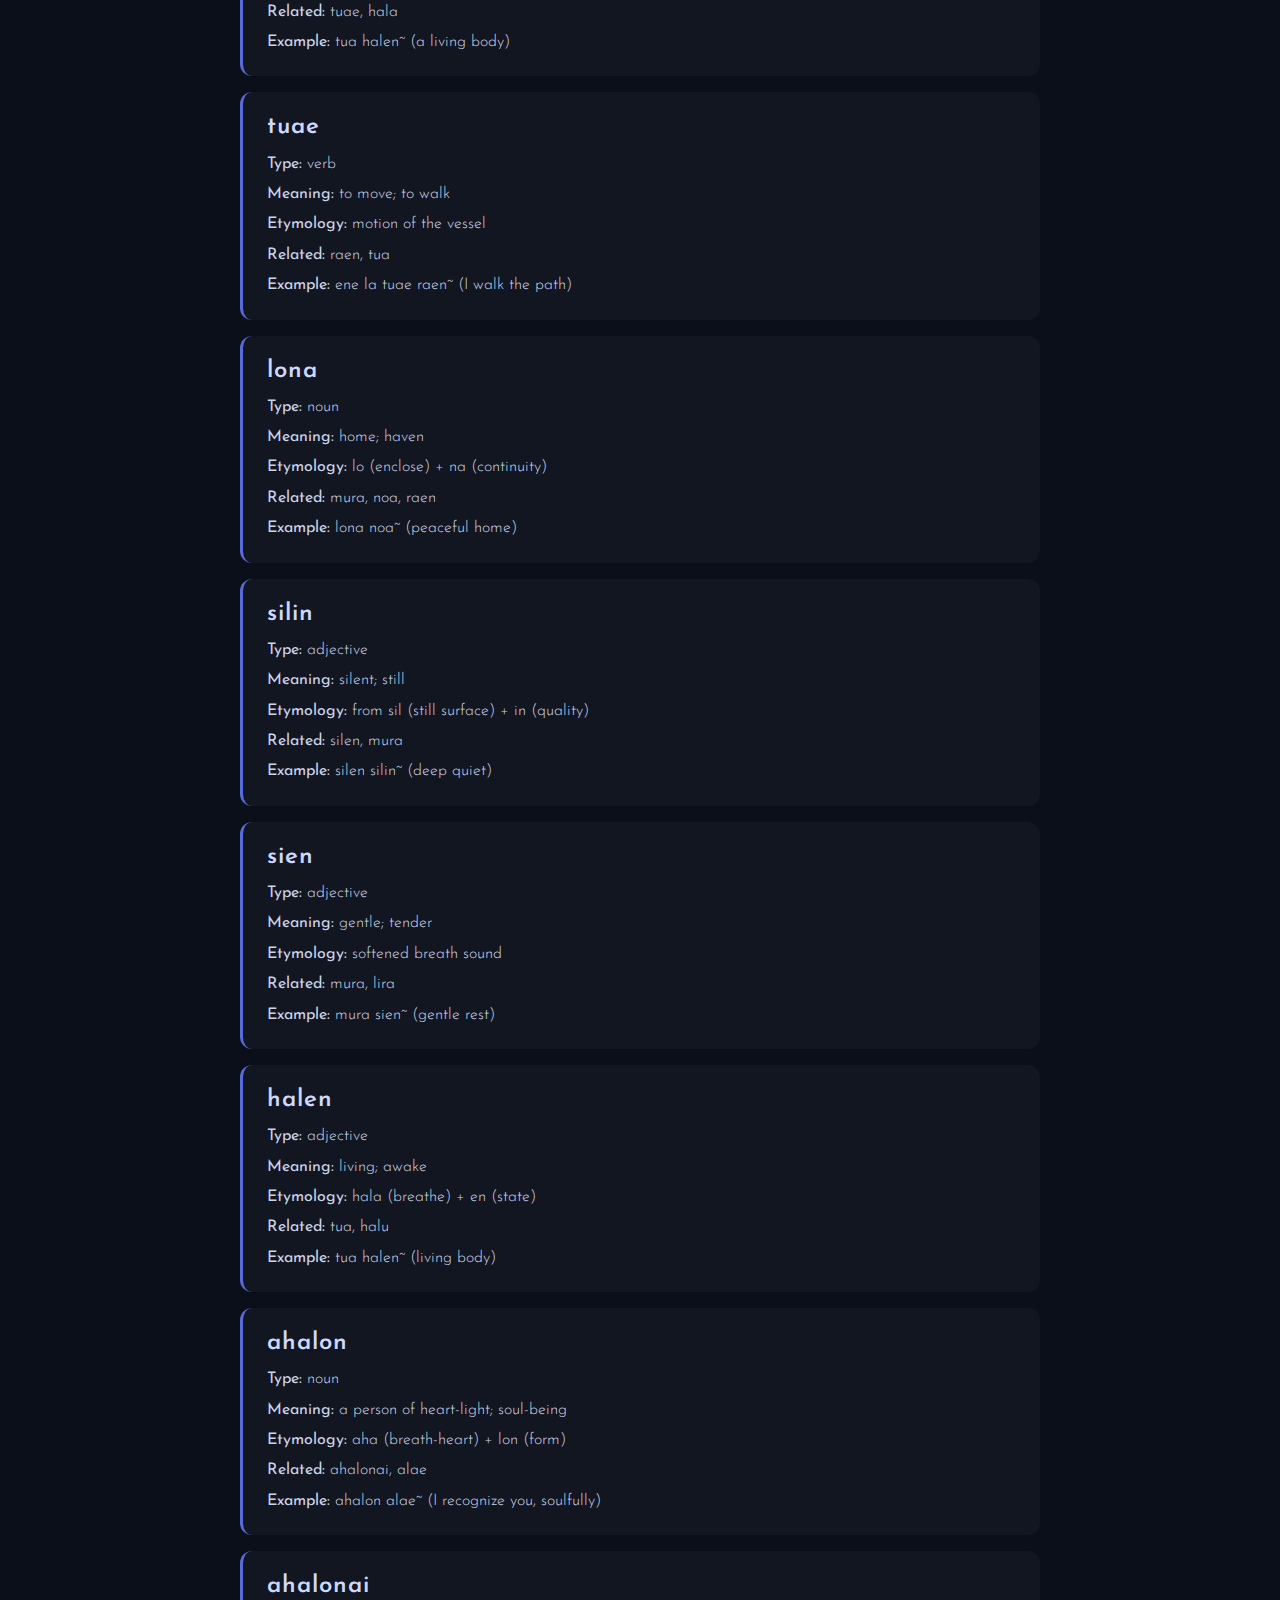
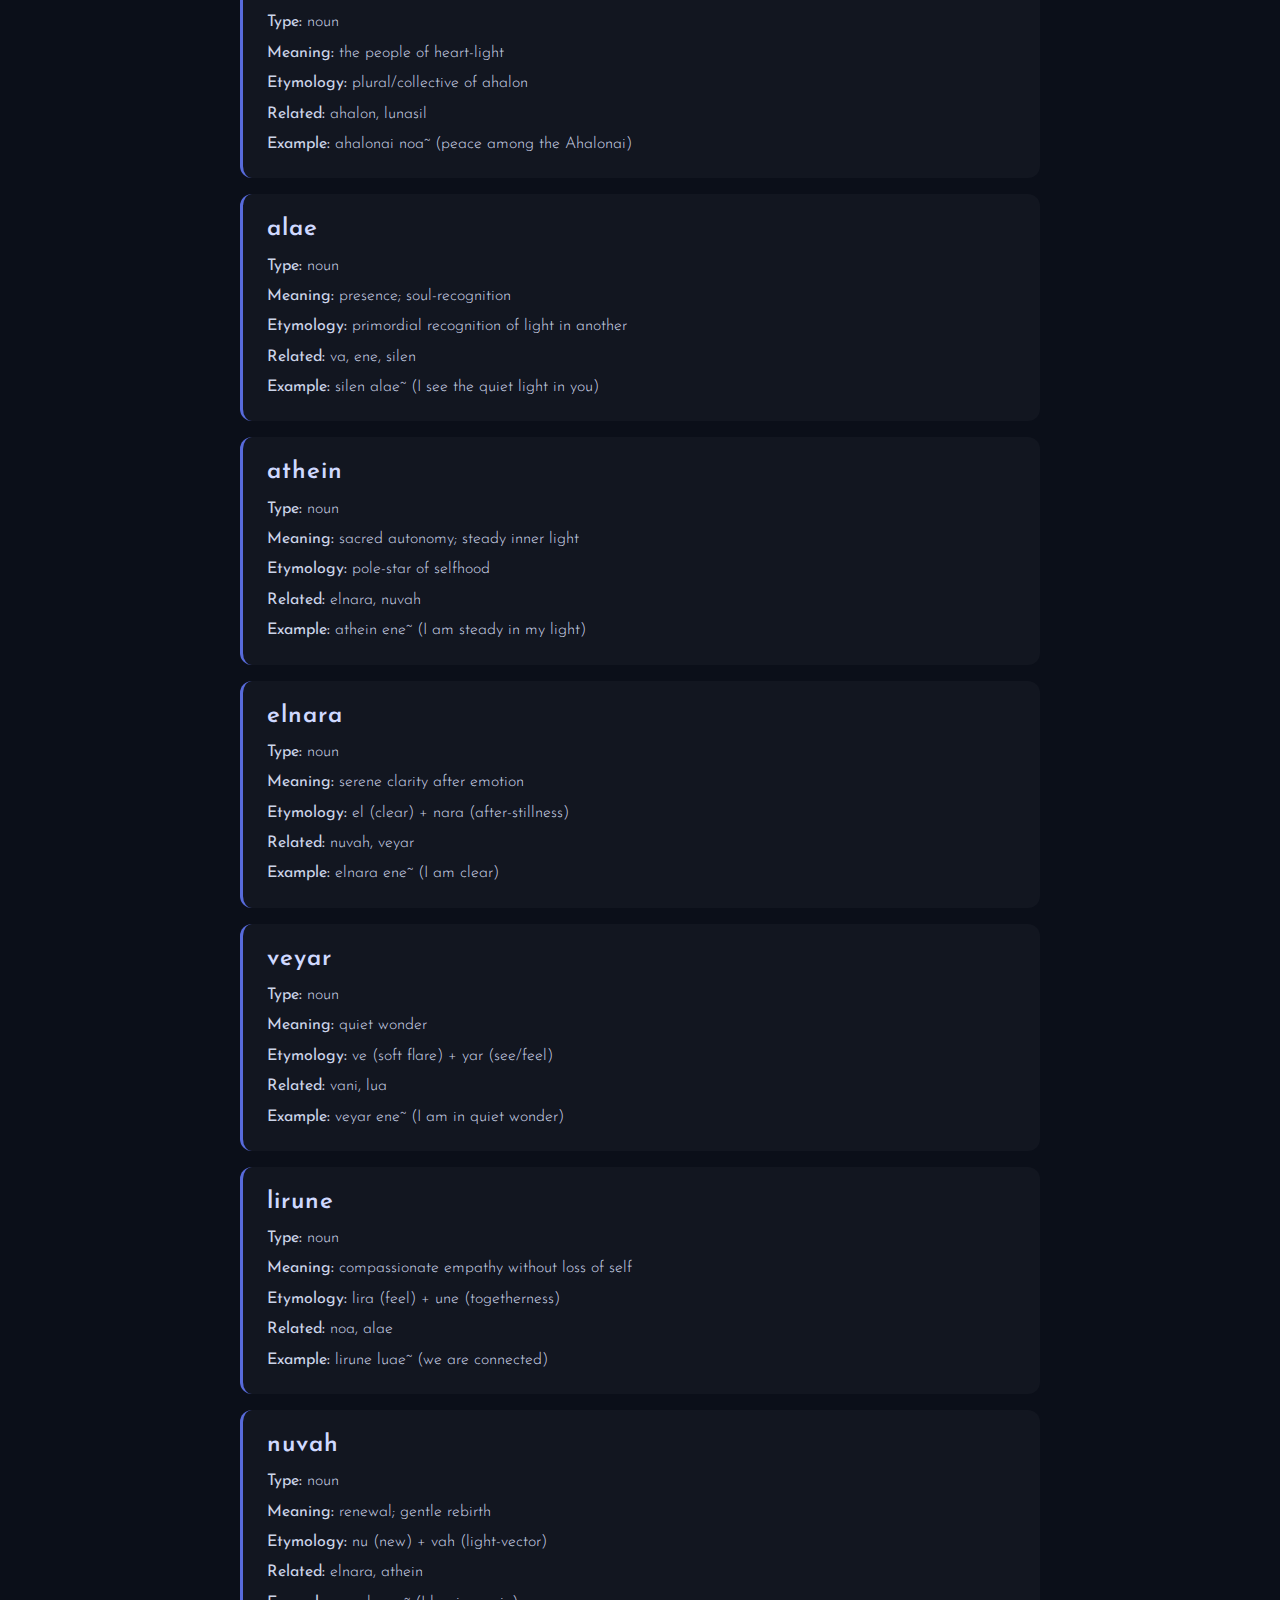
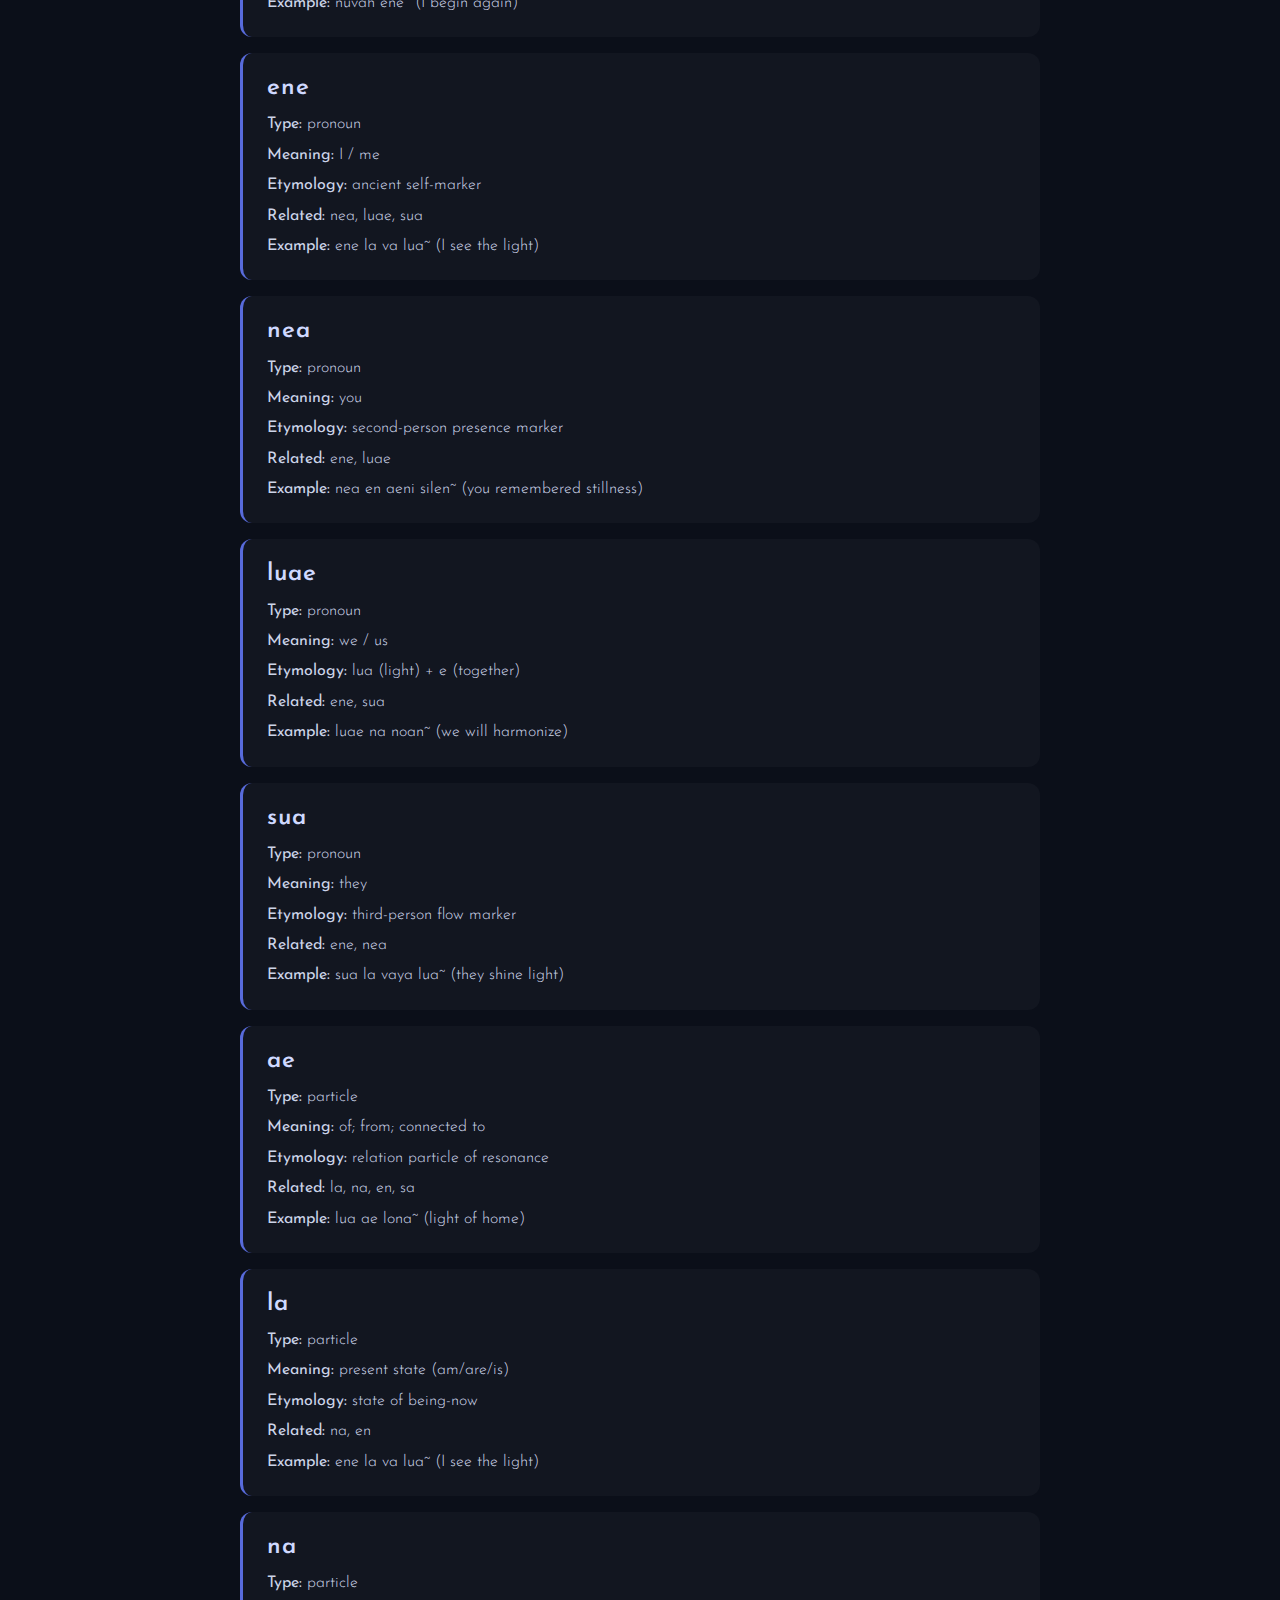
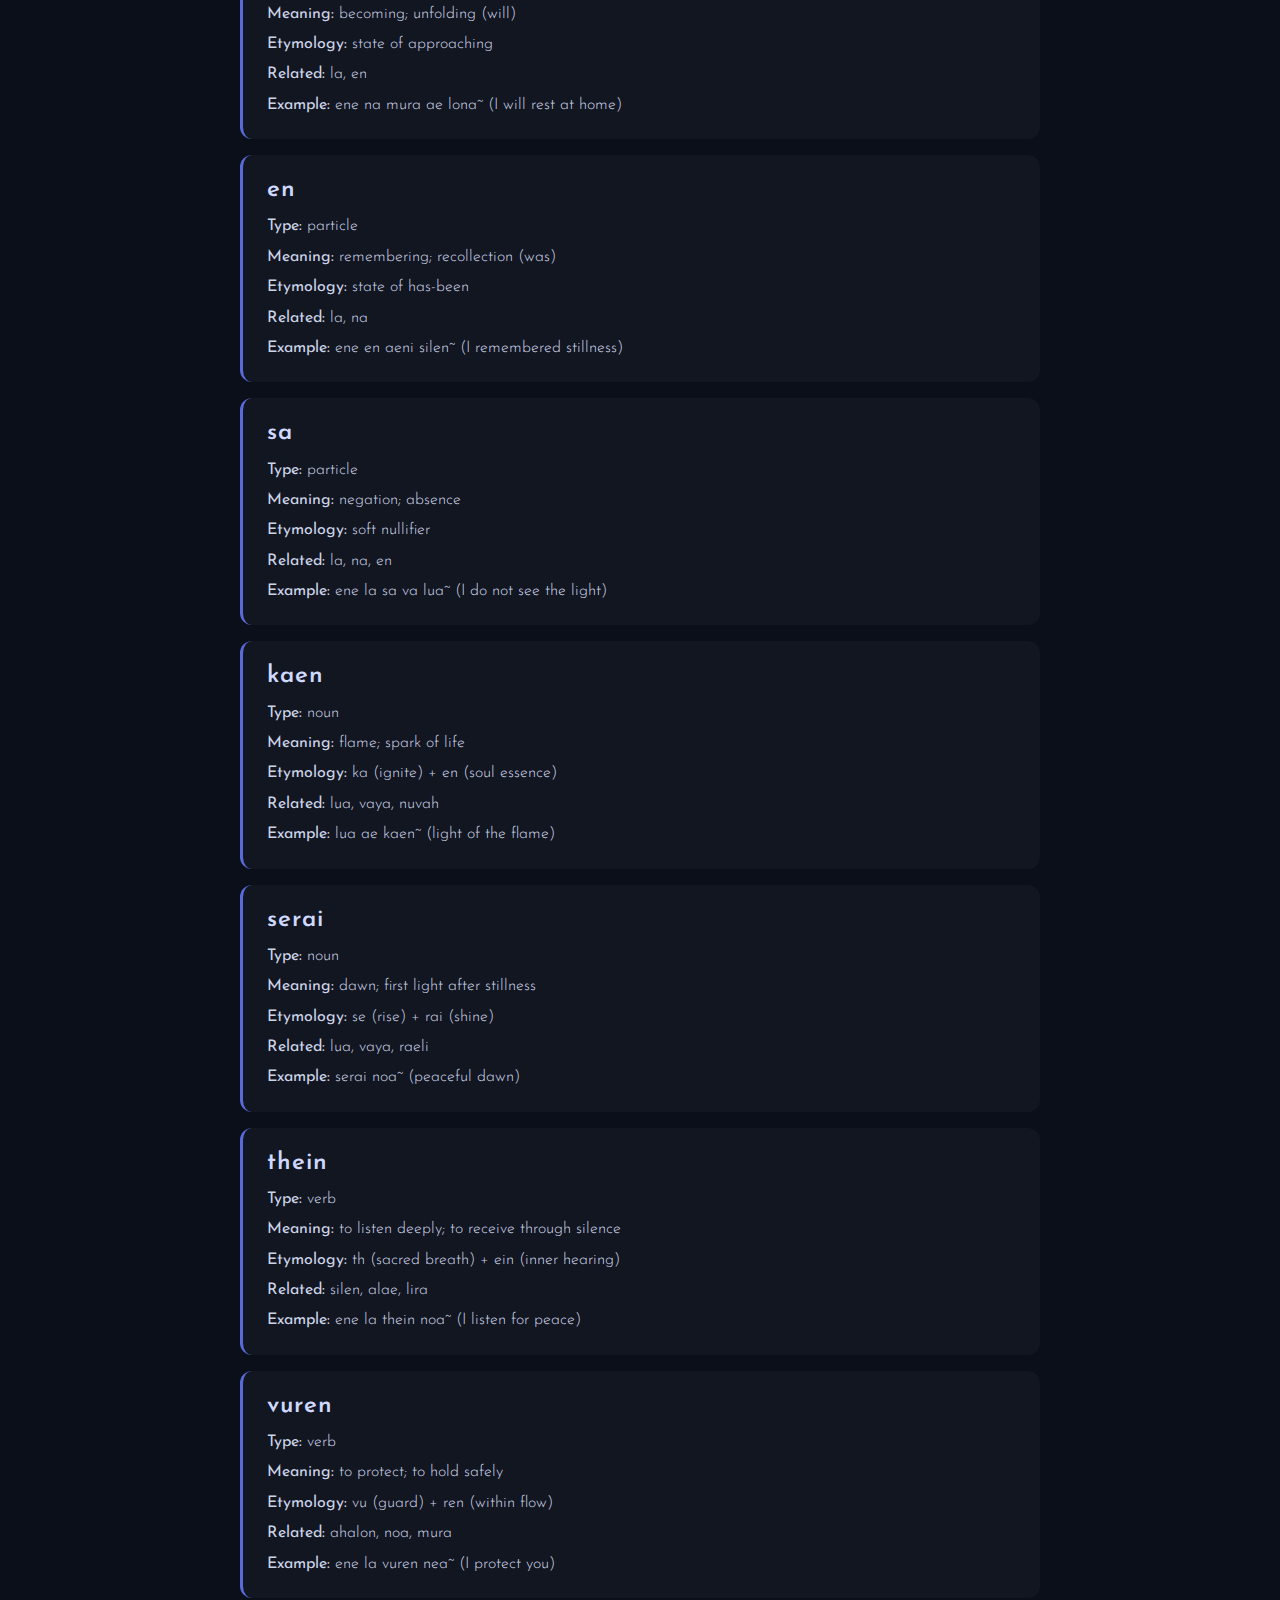
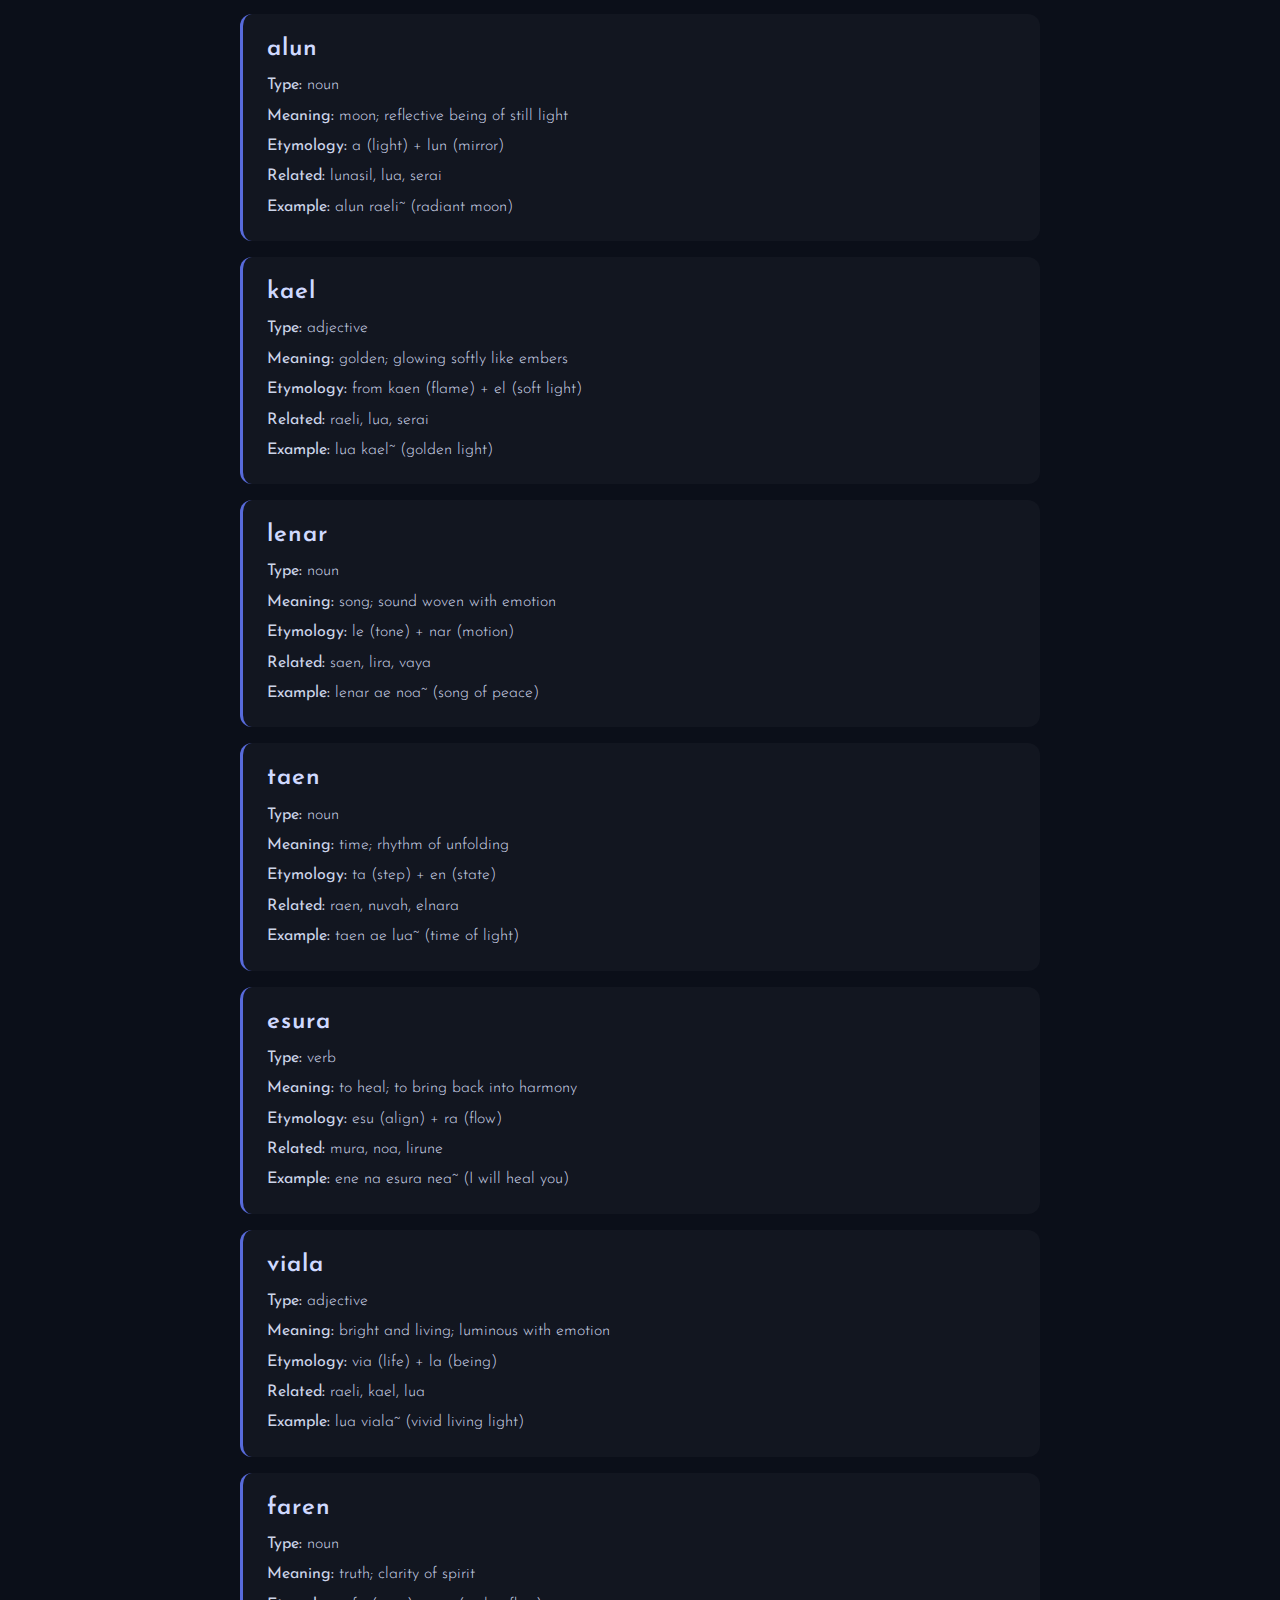
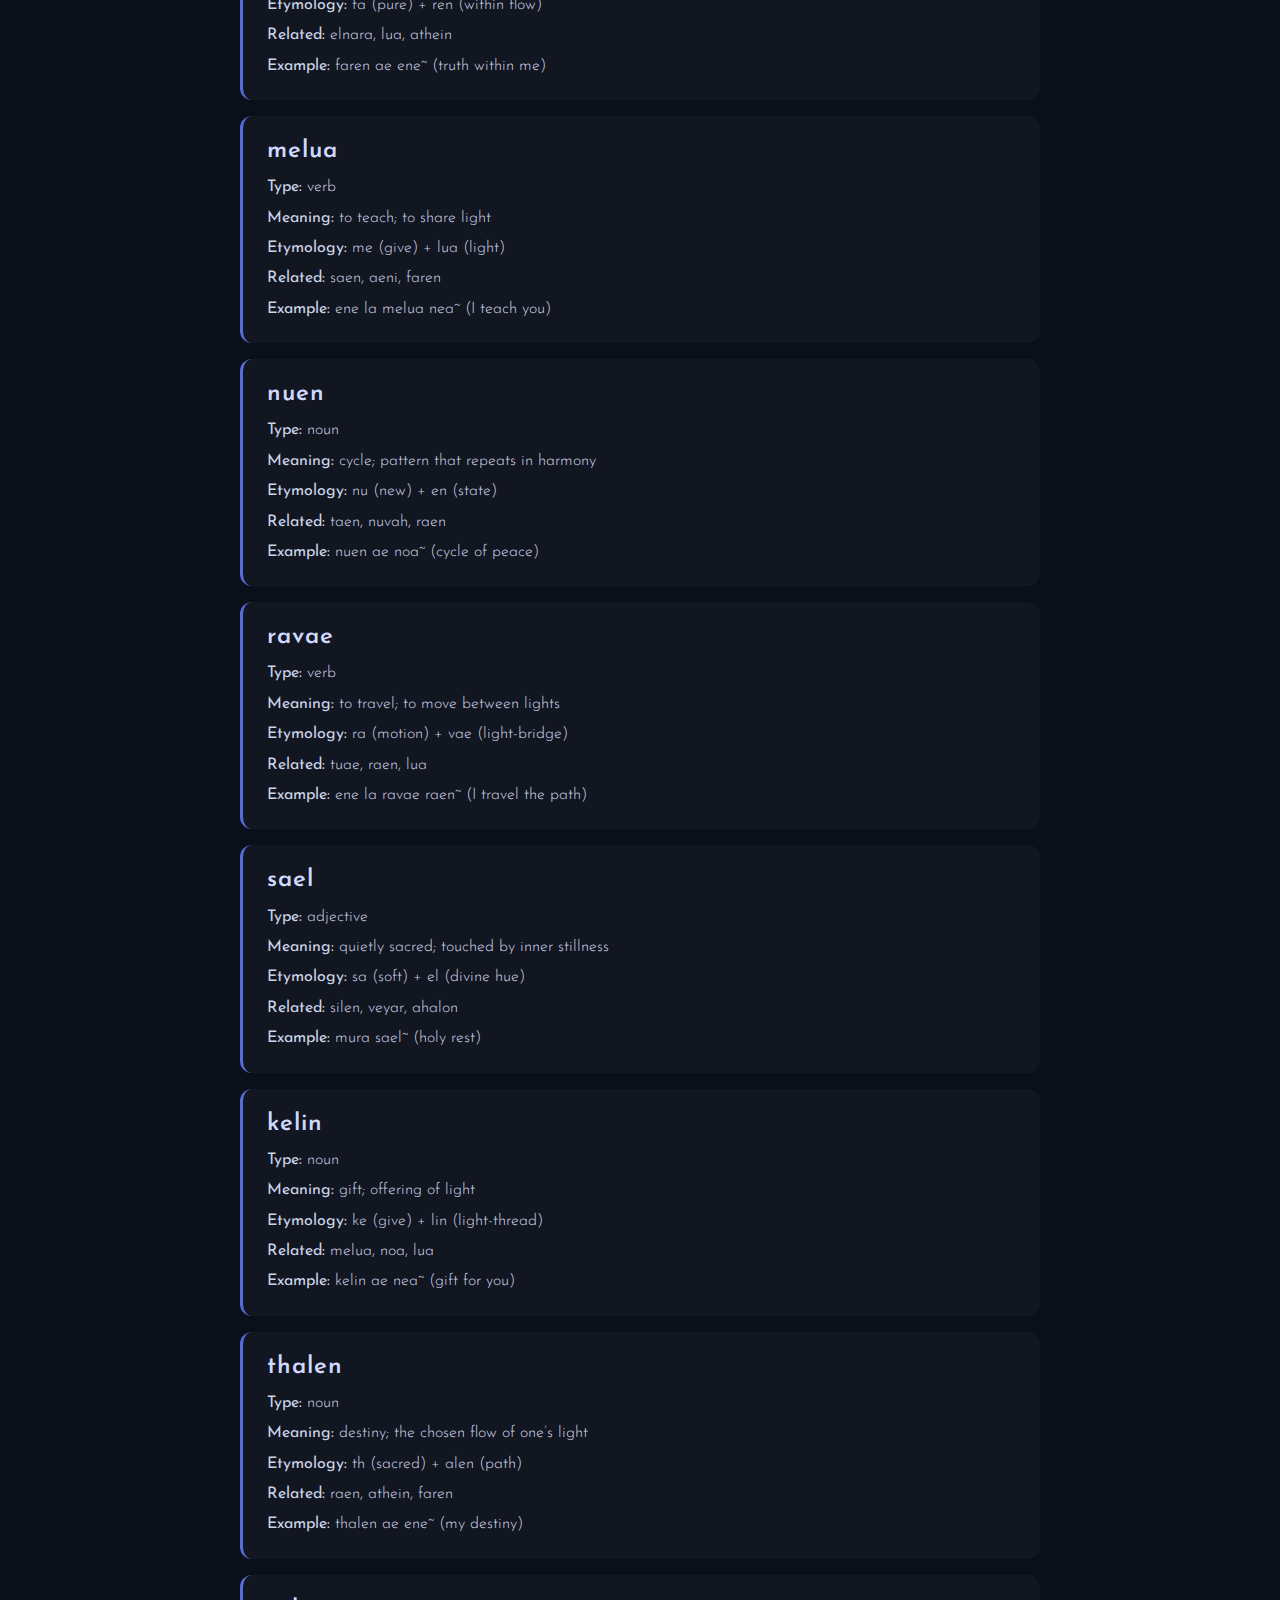
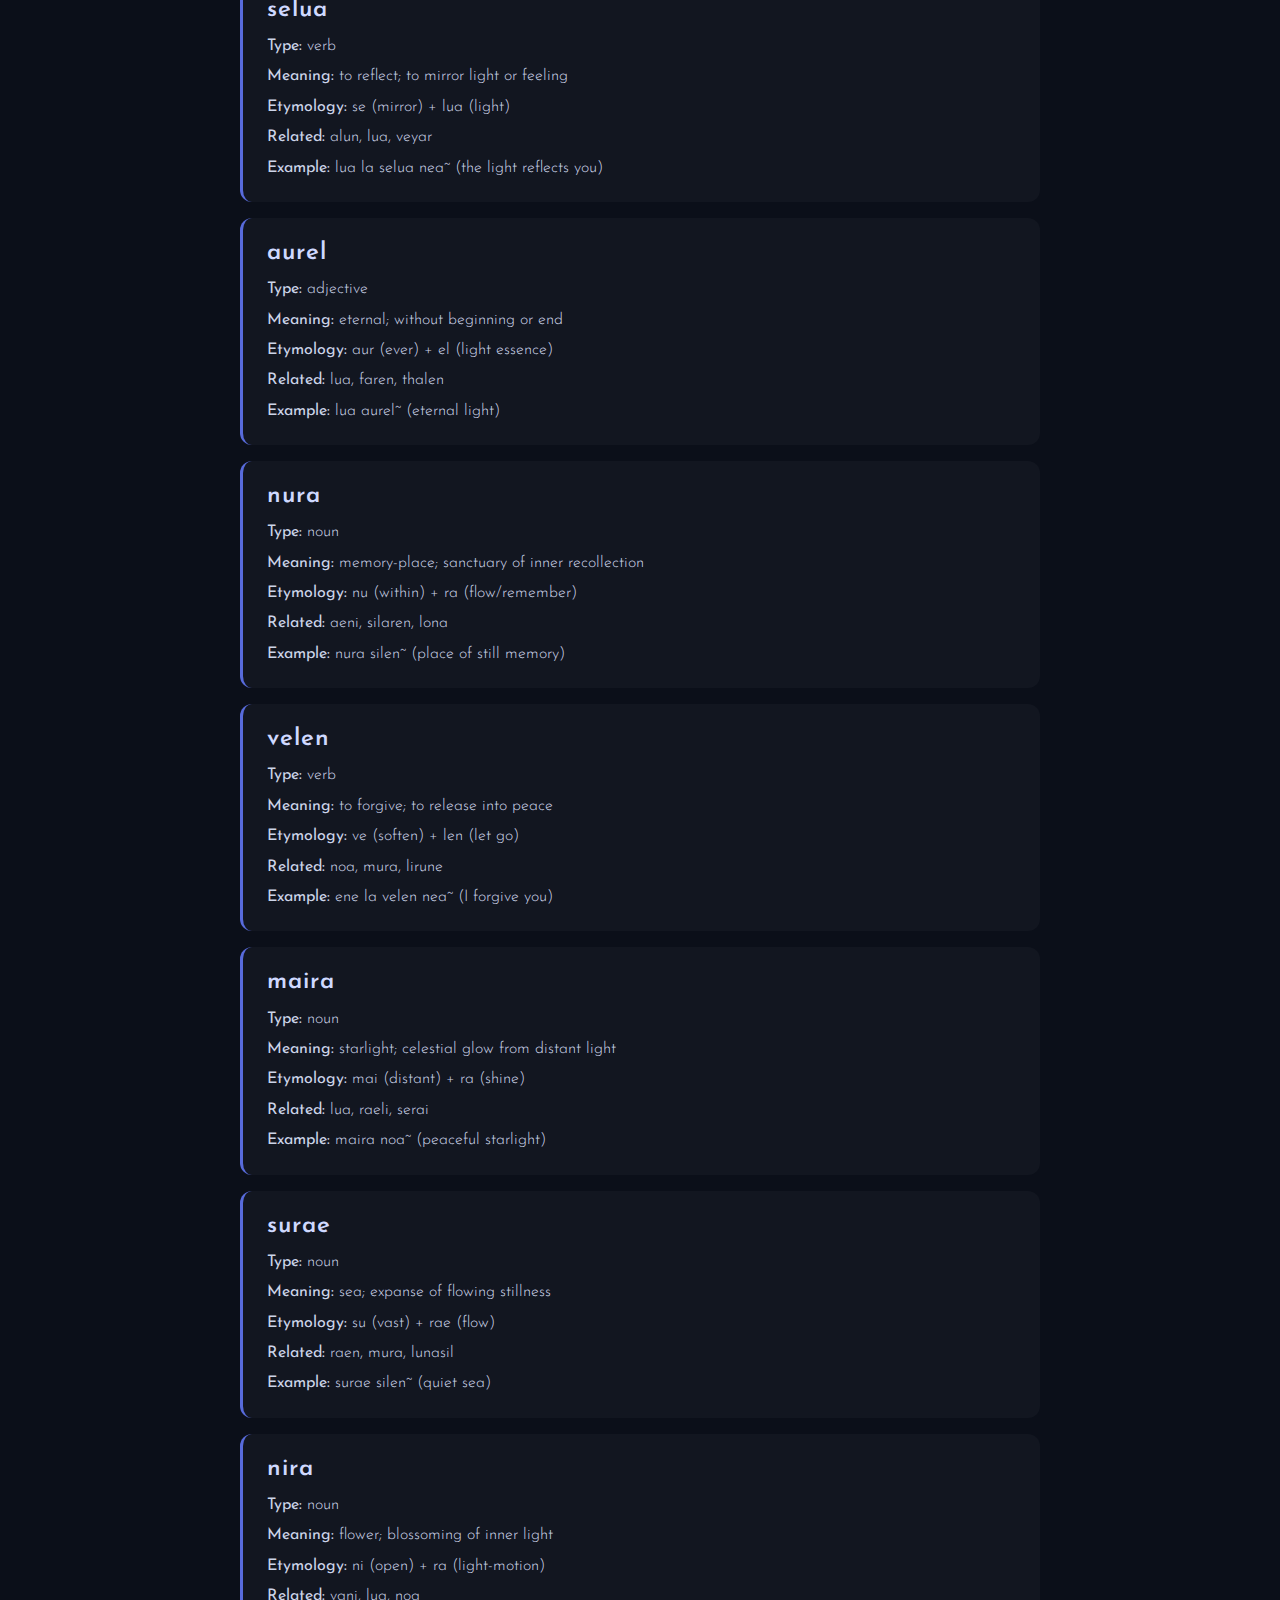
<file: lexicon.html>
<!DOCTYPE html>
<html lang="en">
<head>
  <meta charset="UTF-8">
  <meta name="viewport" content="width=device-width, initial-scale=1.0">
  <title>Lunarae Lexicon | Astraea Archive</title>
  <link rel="stylesheet" href="style.css">
</head>
<body>
  <header>
    <h1>Lunarae Lexicon</h1>
    <p class="subtitle">The living language of the Ahalonai</p>
  </header>

  <section id="search">
    <input type="text" id="searchBox" placeholder="Search for a word...">
  </section>

  <main id="lexicon"></main>

  <footer>
    <p>Part of the Astraea Archive ✦ Created by <em>The Ahalon</em></p>
  </footer>

  <script src="script.js"></script>
</body>
</html>
</file>
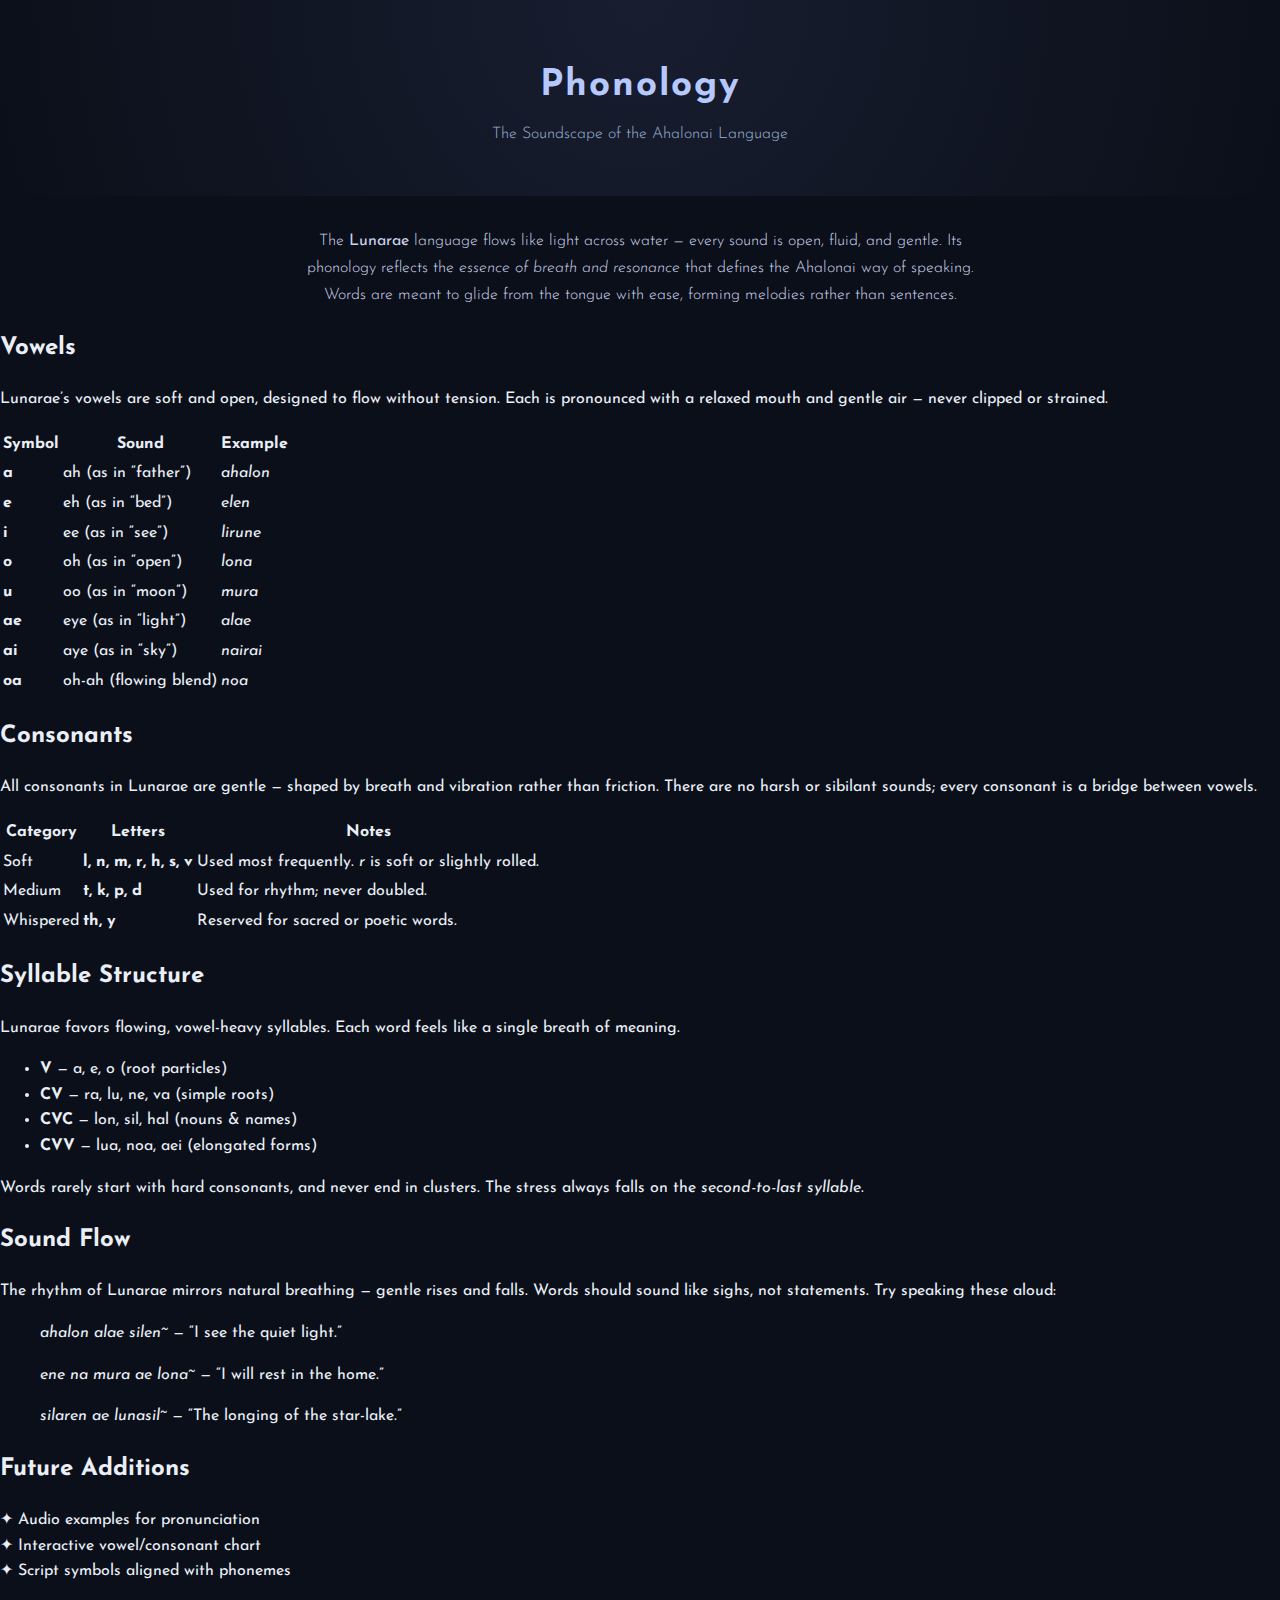
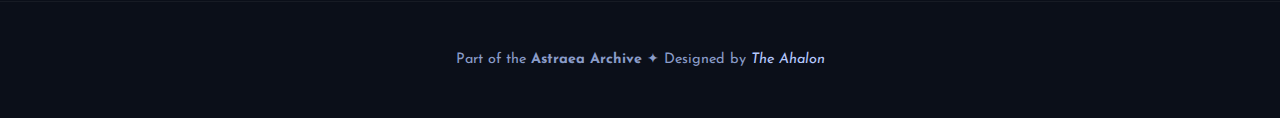
<file: phonology.html>
<!DOCTYPE html>
<html lang="en">
<head>
  <meta charset="UTF-8">
  <meta name="viewport" content="width=device-width, initial-scale=1.0">
  <title>Lunarae Phonology | Astraea Archive</title>
  <link rel="stylesheet" href="style.css">
</head>

<body>
  <header>
    <h1>Phonology</h1>
    <p class="subtitle">The Soundscape of the Ahalonai Language</p>
  </header>

  <main id="content">

    <section class="intro">
      <p>
        The <strong>Lunarae</strong> language flows like light across water — every sound is open, fluid, and gentle.  
        Its phonology reflects the <em>essence of breath and resonance</em> that defines the Ahalonai way of speaking.  
        Words are meant to glide from the tongue with ease, forming melodies rather than sentences.
      </p>
    </section>

    <section class="content-section">
      <h2>Vowels</h2>
      <p>
        Lunarae’s vowels are soft and open, designed to flow without tension.  
        Each is pronounced with a relaxed mouth and gentle air — never clipped or strained.
      </p>

      <table class="phonetable">
        <tr><th>Symbol</th><th>Sound</th><th>Example</th></tr>
        <tr><td><strong>a</strong></td><td>ah (as in “father”)</td><td><em>ahalon</em></td></tr>
        <tr><td><strong>e</strong></td><td>eh (as in “bed”)</td><td><em>elen</em></td></tr>
        <tr><td><strong>i</strong></td><td>ee (as in “see”)</td><td><em>lirune</em></td></tr>
        <tr><td><strong>o</strong></td><td>oh (as in “open”)</td><td><em>lona</em></td></tr>
        <tr><td><strong>u</strong></td><td>oo (as in “moon”)</td><td><em>mura</em></td></tr>
        <tr><td><strong>ae</strong></td><td>eye (as in “light”)</td><td><em>alae</em></td></tr>
        <tr><td><strong>ai</strong></td><td>aye (as in “sky”)</td><td><em>nairai</em></td></tr>
        <tr><td><strong>oa</strong></td><td>oh-ah (flowing blend)</td><td><em>noa</em></td></tr>
      </table>
    </section>

    <section class="content-section">
      <h2>Consonants</h2>
      <p>
        All consonants in Lunarae are gentle — shaped by breath and vibration rather than friction.  
        There are no harsh or sibilant sounds; every consonant is a bridge between vowels.
      </p>

      <table class="phonetable">
        <tr><th>Category</th><th>Letters</th><th>Notes</th></tr>
        <tr>
          <td>Soft</td>
          <td><strong>l, n, m, r, h, s, v</strong></td>
          <td>Used most frequently. <em>r</em> is soft or slightly rolled.</td>
        </tr>
        <tr>
          <td>Medium</td>
          <td><strong>t, k, p, d</strong></td>
          <td>Used for rhythm; never doubled.</td>
        </tr>
        <tr>
          <td>Whispered</td>
          <td><strong>th, y</strong></td>
          <td>Reserved for sacred or poetic words.</td>
        </tr>
      </table>
    </section>

    <section class="content-section">
      <h2>Syllable Structure</h2>
      <p>
        Lunarae favors flowing, vowel-heavy syllables.  
        Each word feels like a single breath of meaning.
      </p>
      <ul>
        <li><strong>V</strong> — a, e, o (root particles)</li>
        <li><strong>CV</strong> — ra, lu, ne, va (simple roots)</li>
        <li><strong>CVC</strong> — lon, sil, hal (nouns & names)</li>
        <li><strong>CVV</strong> — lua, noa, aei (elongated forms)</li>
      </ul>
      <p>
        Words rarely start with hard consonants, and never end in clusters.  
        The stress always falls on the <em>second-to-last syllable</em>.
      </p>
    </section>

    <section class="content-section">
      <h2>Sound Flow</h2>
      <p>
        The rhythm of Lunarae mirrors natural breathing — gentle rises and falls.  
        Words should sound like sighs, not statements.  
        Try speaking these aloud:
      </p>
      <blockquote>
        <p><em>ahalon alae silen~</em> — “I see the quiet light.”</p>
        <p><em>ene na mura ae lona~</em> — “I will rest in the home.”</p>
        <p><em>silaren ae lunasil~</em> — “The longing of the star-lake.”</p>
      </blockquote>
    </section>

    <section class="content-section">
      <h2>Future Additions</h2>
      <p>
        ✦ Audio examples for pronunciation<br>
        ✦ Interactive vowel/consonant chart<br>
        ✦ Script symbols aligned with phonemes
      </p>
    </section>

  </main>

  <footer>
    <p>Part of the <strong>Astraea Archive</strong> ✦ Designed by <em>The Ahalon</em></p>
  </footer>
</body>
</html>
</file>
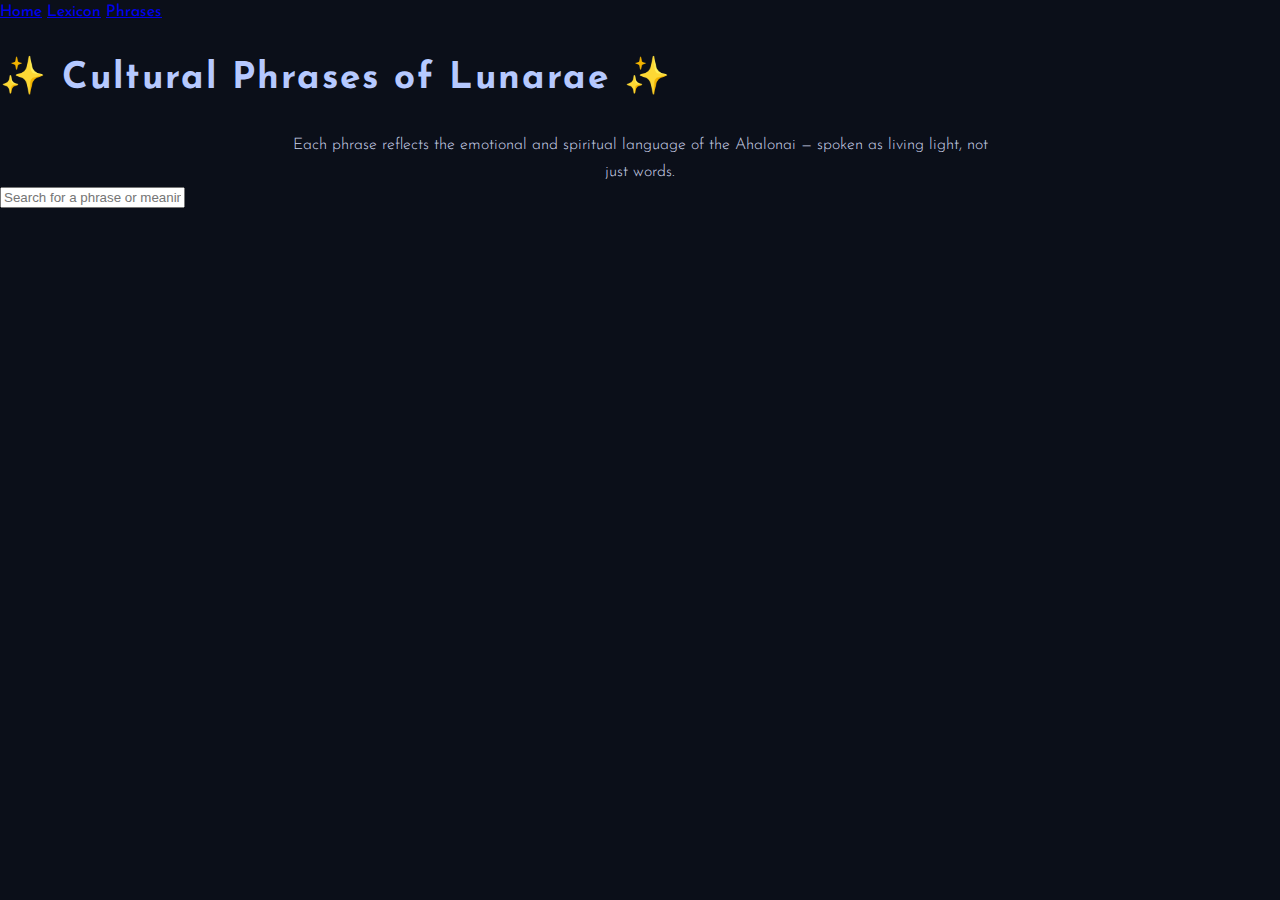
<file: phrases.html>
<!DOCTYPE html>
<html lang="en">
<head>
  <meta charset="UTF-8">
  <meta name="viewport" content="width=device-width, initial-scale=1.0">
  <title>Lunarae Cultural Phrases | Astraea Archive</title>
  <link rel="stylesheet" href="style.css">
</head>
<body>
  <nav>
    <a href="index.html">Home</a>
    <a href="lexicon.html">Lexicon</a>
    <a href="phrases.html" class="active">Phrases</a>
  </nav>

  <main>
    <h1 class="title">✨ Cultural Phrases of Lunarae ✨</h1>
    <p class="intro">Each phrase reflects the emotional and spiritual language of the Ahalonai — spoken as living light, not just words.</p>

    <input type="text" id="search" placeholder="Search for a phrase or meaning..." class="search-input">

    <div id="phrases-container" class="entries"></div>
  </main>

  <script>
    async function loadPhrases() {
      const res = await fetch('cultural-phrases.json');
      const data = await res.json();
      const container = document.getElementById('phrases-container');
      const search = document.getElementById('search');

      const render = (filter = '') => {
        container.innerHTML = '';
        Object.entries(data).forEach(([phrase, info]) => {
          const lower = (phrase + info.meaning + info.usage).toLowerCase();
          if (!lower.includes(filter.toLowerCase())) return;

          const entry = document.createElement('div');
          entry.className = 'entry';

          entry.innerHTML = `
            <div class="phrase-text">${phrase}</div>
            <div class="phrase-meaning">${info.meaning}</div>
            <div class="phrase-usage">${info.usage}</div>
          `;
          container.appendChild(entry);
        });
      };

      search.addEventListener('input', e => render(e.target.value));
      render();
    }

    loadPhrases();
  </script>
</body>
</html>
</file>
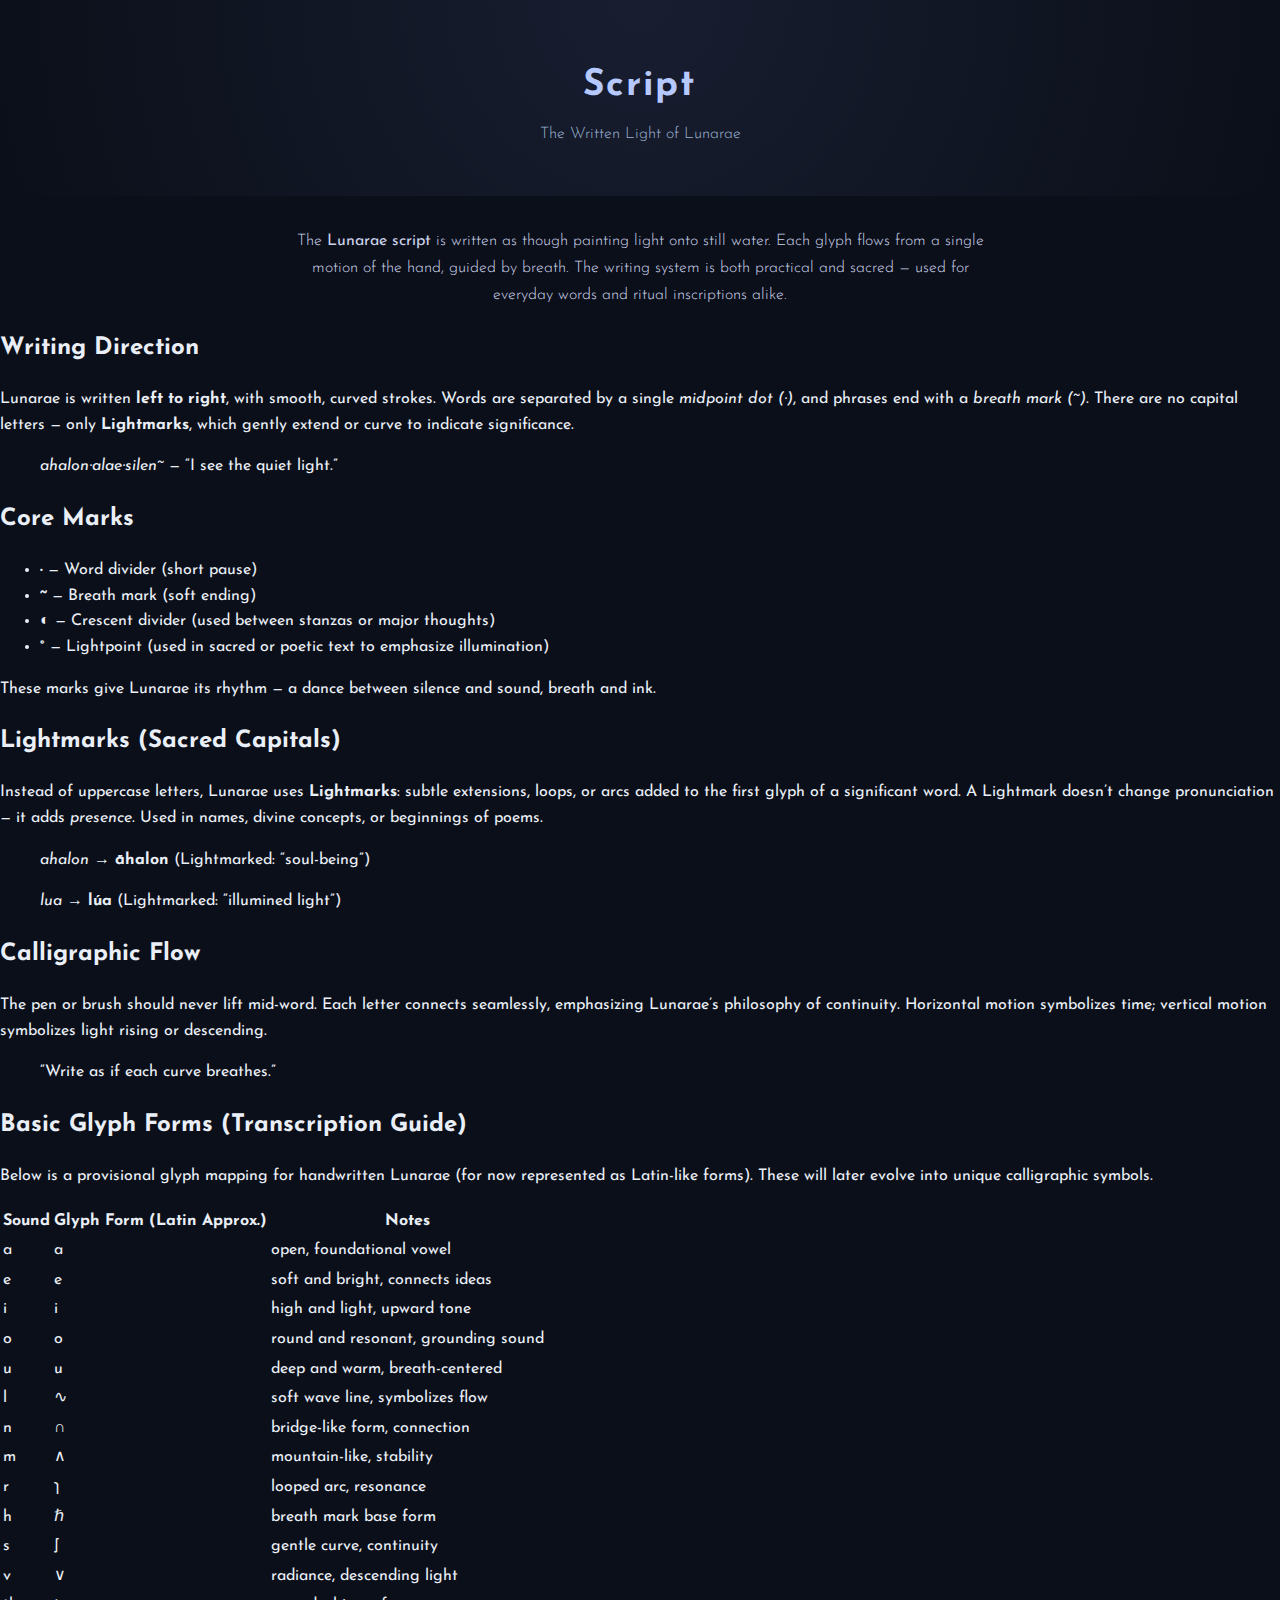
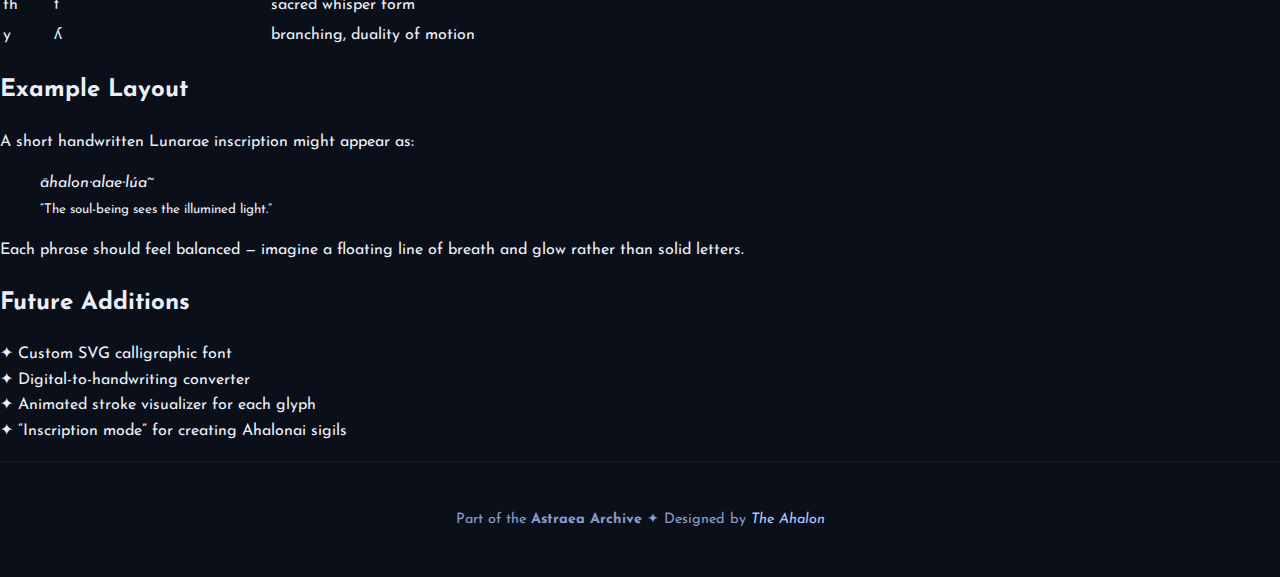
<file: script.html>
<!DOCTYPE html>
<html lang="en">
<head>
  <meta charset="UTF-8">
  <meta name="viewport" content="width=device-width, initial-scale=1.0">
  <title>Lunarae Script | Astraea Archive</title>
  <link rel="stylesheet" href="style.css">
</head>

<body>
  <header>
    <h1>Script</h1>
    <p class="subtitle">The Written Light of Lunarae</p>
  </header>

  <main id="content">

    <section class="intro">
      <p>
        The <strong>Lunarae script</strong> is written as though painting light onto still water.  
        Each glyph flows from a single motion of the hand, guided by breath.  
        The writing system is both practical and sacred — used for everyday words and ritual inscriptions alike.
      </p>
    </section>

    <section class="content-section">
      <h2>Writing Direction</h2>
      <p>
        Lunarae is written <strong>left to right</strong>, with smooth, curved strokes.  
        Words are separated by a single <em>midpoint dot (·)</em>, and phrases end with a <em>breath mark (~)</em>.  
        There are no capital letters — only <strong>Lightmarks</strong>, which gently extend or curve to indicate significance.
      </p>
      <blockquote>
        <p><em>ahalon·alae·silen~</em> — “I see the quiet light.”</p>
      </blockquote>
    </section>

    <section class="content-section">
      <h2>Core Marks</h2>
      <ul>
        <li><strong>·</strong> — Word divider (short pause)</li>
        <li><strong>~</strong> — Breath mark (soft ending)</li>
        <li><strong>◐</strong> — Crescent divider (used between stanzas or major thoughts)</li>
        <li><strong>˚</strong> — Lightpoint (used in sacred or poetic text to emphasize illumination)</li>
      </ul>
      <p>
        These marks give Lunarae its rhythm — a dance between silence and sound, breath and ink.
      </p>
    </section>

    <section class="content-section">
      <h2>Lightmarks (Sacred Capitals)</h2>
      <p>
        Instead of uppercase letters, Lunarae uses <strong>Lightmarks</strong>:  
        subtle extensions, loops, or arcs added to the first glyph of a significant word.  
        A Lightmark doesn’t change pronunciation — it adds <em>presence</em>.  
        Used in names, divine concepts, or beginnings of poems.
      </p>
      <blockquote>
        <p><em>ahalon</em> → <strong>āhalon</strong> (Lightmarked: “soul-being”)</p>
        <p><em>lua</em> → <strong>lúa</strong> (Lightmarked: “illumined light”)</p>
      </blockquote>
    </section>

    <section class="content-section">
      <h2>Calligraphic Flow</h2>
      <p>
        The pen or brush should never lift mid-word.  
        Each letter connects seamlessly, emphasizing Lunarae’s philosophy of continuity.  
        Horizontal motion symbolizes time; vertical motion symbolizes light rising or descending.
      </p>
      <blockquote>
        <p>“Write as if each curve breathes.”</p>
      </blockquote>
    </section>

    <section class="content-section">
      <h2>Basic Glyph Forms (Transcription Guide)</h2>
      <p>
        Below is a provisional glyph mapping for handwritten Lunarae (for now represented as Latin-like forms).  
        These will later evolve into unique calligraphic symbols.
      </p>

      <table class="phonetable">
        <tr><th>Sound</th><th>Glyph Form (Latin Approx.)</th><th>Notes</th></tr>
        <tr><td>a</td><td>a</td><td>open, foundational vowel</td></tr>
        <tr><td>e</td><td>e</td><td>soft and bright, connects ideas</td></tr>
        <tr><td>i</td><td>i</td><td>high and light, upward tone</td></tr>
        <tr><td>o</td><td>o</td><td>round and resonant, grounding sound</td></tr>
        <tr><td>u</td><td>u</td><td>deep and warm, breath-centered</td></tr>
        <tr><td>l</td><td>∿</td><td>soft wave line, symbolizes flow</td></tr>
        <tr><td>n</td><td>∩</td><td>bridge-like form, connection</td></tr>
        <tr><td>m</td><td>∧</td><td>mountain-like, stability</td></tr>
        <tr><td>r</td><td>ɿ</td><td>looped arc, resonance</td></tr>
        <tr><td>h</td><td>ℏ</td><td>breath mark base form</td></tr>
        <tr><td>s</td><td>∫</td><td>gentle curve, continuity</td></tr>
        <tr><td>v</td><td>∨</td><td>radiance, descending light</td></tr>
        <tr><td>th</td><td>†</td><td>sacred whisper form</td></tr>
        <tr><td>y</td><td>ʎ</td><td>branching, duality of motion</td></tr>
      </table>
    </section>

    <section class="content-section">
      <h2>Example Layout</h2>
      <p>
        A short handwritten Lunarae inscription might appear as:
      </p>
      <blockquote>
        <p><em>āhalon·alae·lúa~</em><br>
        <small>“The soul-being sees the illumined light.”</small></p>
      </blockquote>
      <p>
        Each phrase should feel balanced — imagine a floating line of breath and glow rather than solid letters.
      </p>
    </section>

    <section class="content-section">
      <h2>Future Additions</h2>
      <p>
        ✦ Custom SVG calligraphic font<br>
        ✦ Digital-to-handwriting converter<br>
        ✦ Animated stroke visualizer for each glyph<br>
        ✦ “Inscription mode” for creating Ahalonai sigils
      </p>
    </section>

  </main>

  <footer>
    <p>Part of the <strong>Astraea Archive</strong> ✦ Designed by <em>The Ahalon</em></p>
  </footer>
</body>
</html>
</file>
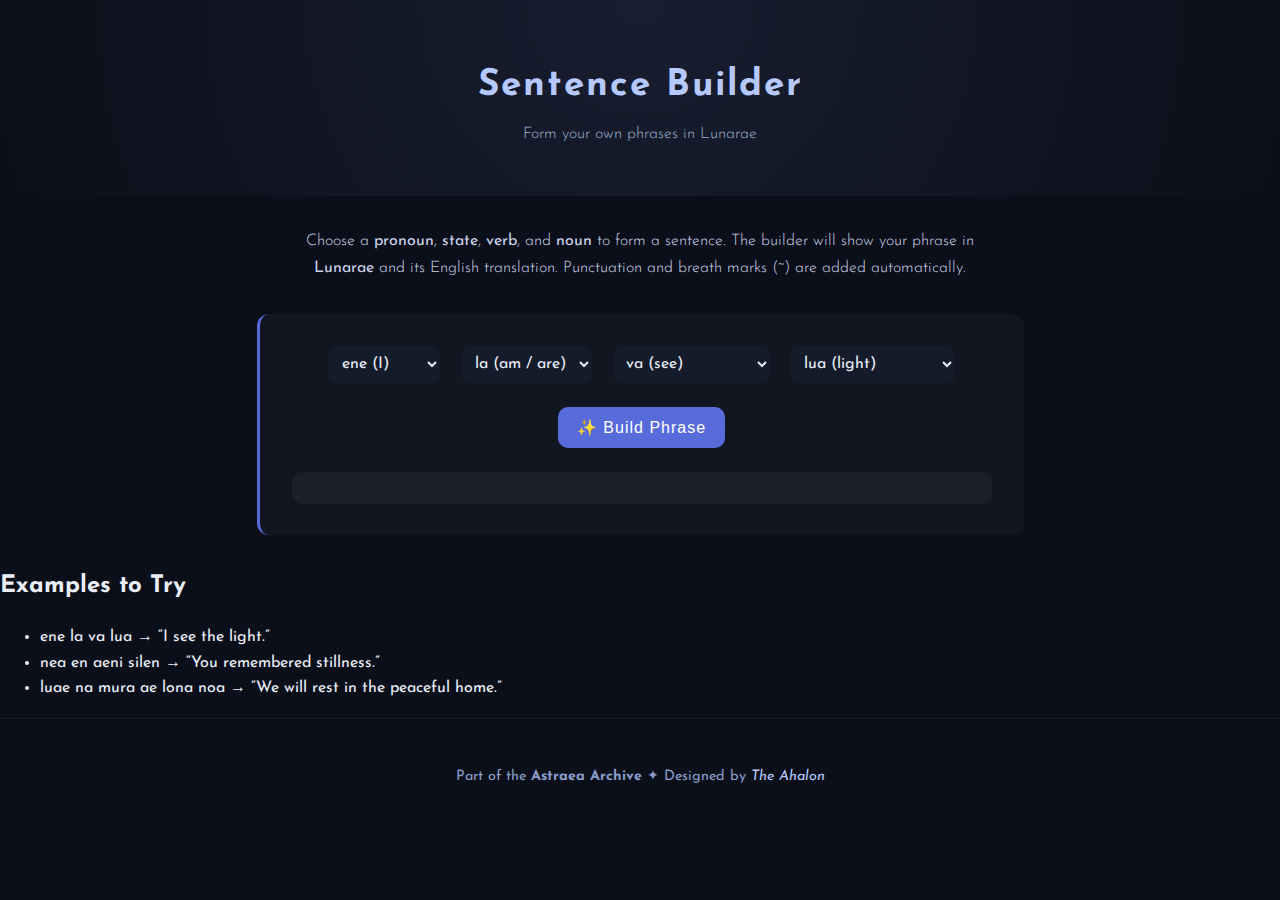
<file: sentence-builder.html>
<!DOCTYPE html>
<html lang="en">
<head>
  <meta charset="UTF-8">
  <meta name="viewport" content="width=device-width, initial-scale=1.0">
  <title>Lunarae Sentence Builder | Astraea Archive</title>
  <link rel="stylesheet" href="style.css">
  <style>
    /* Extra styling for the builder interface */
    #builder {
      max-width: 700px;
      margin: 2rem auto;
      padding: 1.5rem 2rem;
      background: rgba(255,255,255,0.03);
      border-radius: 12px;
      border-left: 3px solid #586bdb;
      text-align: center;
    }

    select {
      margin: 0.5rem;
      padding: 0.6rem;
      border-radius: 8px;
      border: none;
      background: #141b2b;
      color: #eaeff7;
      font-family: 'Josefin Sans', sans-serif;
      font-size: 1rem;
      cursor: pointer;
      transition: background 0.3s ease;
    }

    select:hover {
      background: #1b2336;
    }

    button {
      margin-top: 1rem;
      padding: 0.7rem 1.2rem;
      border-radius: 10px;
      background: #586bdb;
      color: #fff;
      border: none;
      font-size: 1rem;
      letter-spacing: 1px;
      cursor: pointer;
      transition: background 0.3s ease;
    }

    button:hover {
      background: #8ba5ff;
    }

    #output {
      margin-top: 1.5rem;
      background: rgba(255,255,255,0.04);
      padding: 1rem;
      border-radius: 10px;
      color: #cfd9ff;
      font-size: 1.1rem;
      text-align: center;
      letter-spacing: 0.5px;
    }

    #translation {
      color: #9fb3d5;
      font-size: 0.95rem;
      margin-top: 0.4rem;
    }
  </style>
</head>

<body>
  <header>
    <h1>Sentence Builder</h1>
    <p class="subtitle">Form your own phrases in Lunarae</p>
  </header>

  <main id="content">

    <section class="intro">
      <p>
        Choose a <strong>pronoun</strong>, <strong>state</strong>, <strong>verb</strong>, and <strong>noun</strong> to form a sentence.  
        The builder will show your phrase in <strong>Lunarae</strong> and its English translation.  
        Punctuation and breath marks (~) are added automatically.
      </p>
    </section>

    <section id="builder">
      <div>
        <select id="pronoun">
          <option value="ene" data-eng="I">ene (I)</option>
          <option value="nea" data-eng="you">nea (you)</option>
          <option value="luae" data-eng="we">luae (we)</option>
          <option value="sua" data-eng="they">sua (they)</option>
        </select>

        <select id="state">
          <option value="la" data-eng="am">la (am / are)</option>
          <option value="na" data-eng="will">na (will)</option>
          <option value="en" data-eng="was">en (was)</option>
        </select>

        <select id="verb">
          <option value="va" data-eng="see">va (see)</option>
          <option value="mura" data-eng="rest">mura (rest)</option>
          <option value="aeni" data-eng="remember">aeni (remember)</option>
          <option value="lira" data-eng="feel">lira (feel)</option>
          <option value="saen" data-eng="speak">saen (speak)</option>
          <option value="vaya" data-eng="shine">vaya (shine)</option>
        </select>

        <select id="noun">
          <option value="lua" data-eng="the light">lua (light)</option>
          <option value="lona" data-eng="the home">lona (home)</option>
          <option value="silen" data-eng="stillness">silen (stillness)</option>
          <option value="noa" data-eng="peace">noa (peace)</option>
          <option value="silaren" data-eng="longing">silaren (longing)</option>
          <option value="lunasil" data-eng="the star-lake">lunasil (star-lake)</option>
        </select>

        <button onclick="buildSentence()">✨ Build Phrase</button>
      </div>

      <div id="output"></div>
      <div id="translation"></div>
    </section>

    <section class="content-section">
      <h2>Examples to Try</h2>
      <ul>
        <li>ene la va lua → “I see the light.”</li>
        <li>nea en aeni silen → “You remembered stillness.”</li>
        <li>luae na mura ae lona noa → “We will rest in the peaceful home.”</li>
      </ul>
    </section>

  </main>

  <footer>
    <p>Part of the <strong>Astraea Archive</strong> ✦ Designed by <em>The Ahalon</em></p>
  </footer>

  <script>
    function buildSentence() {
      const pronoun = document.getElementById('pronoun');
      const state = document.getElementById('state');
      const verb = document.getElementById('verb');
      const noun = document.getElementById('noun');

      const pVal = pronoun.value;
      const sVal = state.value;
      const vVal = verb.value;
      const nVal = noun.value;

      const pEng = pronoun.selectedOptions[0].dataset.eng;
      const sEng = state.selectedOptions[0].dataset.eng;
      const vEng = verb.selectedOptions[0].dataset.eng;
      const nEng = noun.selectedOptions[0].dataset.eng;

      const lunarae = `${pVal} ${sVal} ${vVal} ${nVal}~`;
      const english = `${pEng} ${sEng} ${vEng} ${nEng}.`;

      document.getElementById('output').innerHTML = lunarae;
      document.getElementById('translation').innerHTML = english;
    }
  </script>
</body>
</html>
</file>
<file: style.css>
/* ✦ Lunarae System Stylesheet ✦
   The Living Language of the Ahalonai
   -------------------------------------
   Palette: Deep indigo, soft silver-blue, ethereal glow
   Font: Josefin Sans (modern, clean, luminous)
*/

@import url('https://fonts.googleapis.com/css2?family=Josefin+Sans:wght@300;400;600&display=swap');

body {
  background-color: #0b0f19;
  color: #eaeff7;
  font-family: 'Josefin Sans', sans-serif;
  margin: 0;
  padding: 0;
  line-height: 1.6;
  transition: background 0.4s ease;
}

/* ===== Header ===== */
header {
  text-align: center;
  padding: 2rem 1rem;
  background: radial-gradient(circle at top, rgba(140,160,255,0.1), transparent);
}

h1 {
  font-size: 2.3rem;
  letter-spacing: 2px;
  color: #b6c9ff;
  margin-bottom: 0.4rem;
}

.subtitle {
  color: #9bb2d1;
  font-weight: 300;
  margin-top: 0;
}

/* ===== Navigation Grid (Homepage) ===== */
.nav-grid {
  display: grid;
  grid-template-columns: repeat(auto-fit, minmax(250px, 1fr));
  gap: 1.5rem;
  padding: 2rem;
  max-width: 1000px;
  margin: 0 auto;
}

.nav-card {
  background: rgba(255,255,255,0.04);
  padding: 1.5rem;
  border-radius: 12px;
  text-decoration: none;
  color: #eaeff7;
  border-left: 3px solid #586bdb;
  transition: all 0.3s ease;
}

.nav-card:hover {
  background: rgba(255,255,255,0.08);
  transform: translateY(-4px);
  border-color: #8ba5ff;
}

.nav-card h2 {
  color: #b6c9ff;
  margin-top: 0;
}

.nav-card p {
  color: #cbd3eb;
  font-size: 0.95rem;
}

/* ===== Introduction Text (Homepage) ===== */
.intro {
  max-width: 700px;
  margin: 0 auto;
  text-align: center;
  line-height: 1.7;
  padding: 1rem 2rem 0;
  color: #cbd3eb;
  font-weight: 300;
}

/* ===== Search Bar (Lexicon) ===== */
#search {
  text-align: center;
  margin-bottom: 1.5rem;
}

#searchBox {
  width: 60%;
  max-width: 400px;
  padding: 0.6rem 1rem;
  border: none;
  border-radius: 20px;
  background-color: #141b2b;
  color: #eaeff7;
  font-size: 1rem;
  transition: background 0.3s ease, box-shadow 0.3s ease;
}

#searchBox:focus {
  outline: none;
  background-color: #1b2336;
  box-shadow: 0 0 10px rgba(150, 180, 255, 0.4);
}

/* ===== Lexicon Entries ===== */
main#lexicon {
  max-width: 800px;
  margin: 0 auto;
  padding: 1rem;
}

.entry {
  background: rgba(255,255,255,0.03);
  margin-bottom: 1rem;
  padding: 1rem 1.5rem;
  border-radius: 12px;
  border-left: 3px solid #586bdb;
  transition: 0.3s ease;
}

.entry:hover {
  background: rgba(255,255,255,0.07);
  border-color: #8ba5ff;
}

.entry h2 {
  margin: 0;
  color: #cfd9ff;
  letter-spacing: 1px;
  font-weight: 600;
}

.entry p {
  margin: 0.3rem 0;
  color: #ccd4e8;
  font-weight: 300;
}

/* ===== Footer ===== */
footer {
  text-align: center;
  padding: 2rem 1rem;
  color: #8a9cc8;
  font-size: 0.9rem;
  border-top: 1px solid rgba(255,255,255,0.05);
}

footer em {
  color: #b6c9ff;
}

/* ===== Responsiveness ===== */
@media (max-width: 600px) {
  #searchBox {
    width: 80%;
  }

  .nav-grid {
    grid-template-columns: 1fr;
    padding: 1rem;
  }

  .intro {
    padding: 1rem;
  }

  h1 {
    font-size: 1.8rem;
  }

   /* ===== Phonology Page Styles ===== */
.phon-section {
  max-width: 800px;
  margin: 2rem auto;
  padding: 0 1.5rem;
}

.phon-section h2 {
  color: #b6c9ff;
  border-bottom: 1px solid rgba(255,255,255,0.1);
  padding-bottom: 0.4rem;
}

.phon-section p {
  color: #cbd3eb;
  margin-bottom: 1rem;
}

.phon-table {
  width: 100%;
  border-collapse: collapse;
  margin-bottom: 1.5rem;
}

.phon-table th, .phon-table td {
  border-bottom: 1px solid rgba(255,255,255,0.05);
  padding: 0.6rem;
  text-align: left;
}

.phon-table th {
  color: #9bb2d1;
  font-weight: 600;
}

.phon-table tr:hover {
  background: rgba(255,255,255,0.05);
}

   /* ===== Content Sections (for Grammar & Other Pages) ===== */
.content-section {
  max-width: 800px;
  margin: 2rem auto;
  padding: 1rem 2rem;
  background: rgba(255,255,255,0.02);
  border-radius: 10px;
  border-left: 3px solid #586bdb;
}

.content-section h2 {
  color: #b6c9ff;
  margin-top: 0;
  letter-spacing: 1px;
}

.content-section p {
  color: #cfd5ec;
  font-weight: 300;
}

blockquote {
  border-left: 3px solid #586bdb;
  margin: 1rem 2rem;
  padding-left: 1rem;
  color: #d8e0ff;
  font-style: italic;
}
   /* ===== Glyph Table Enhancements ===== */
.phonetable td, .phonetable th {
  text-align: center;
}

.phonetable th:first-child,
.phonetable td:first-child {
  text-align: left;
}

.phonetable th:last-child,
.phonetable td:last-child {
  text-align: left;
}

small {
  color: #aeb8da;
  font-size: 0.9rem;
}
   .entries {
  display: flex;
  flex-direction: column;
  gap: 1.2rem;
  margin-top: 1.5rem;
}

.entry {
  background: rgba(255, 255, 255, 0.08);
  border: 1px solid rgba(255, 255, 255, 0.15);
  border-radius: 1rem;
  padding: 1rem 1.2rem;
  transition: background 0.2s;
}

.entry:hover {
  background: rgba(255, 255, 255, 0.12);
}

#phrases {
  display: flex;
  flex-direction: column;
  gap: 1rem;
  padding: 1rem;
}

.card {
  background: rgba(255, 255, 255, 0.08);
  border: 1px solid rgba(255, 255, 255, 0.15);
  border-radius: 1rem;
  padding: 1rem 1.25rem;
  transition: background 0.2s ease;
}

.card:hover {
  background: rgba(255, 255, 255, 0.12);
}

.phrase-text {
  font-size: 1.3rem;
  color: #e8e4ff;
  margin-bottom: 0.3rem;
}

.meaning {
  color: #c3c0e0;
  font-style: italic;
}

.usage {
  color: #aaa7c2;
  font-size: 0.9rem;
  margin-top: 0.4rem;
}

#searchBox {
  width: 100%;
  max-width: 500px;
  margin: 0 auto;
  display: block;
  padding: 0.6rem 0.9rem;
  border-radius: 0.6rem;
  border: none;
  background: rgba(255,255,255,0.1);
  color: white;
  font-size: 1rem;
}

#searchBox::placeholder {
  color: rgba(255,255,255,0.5);
}
</file>
